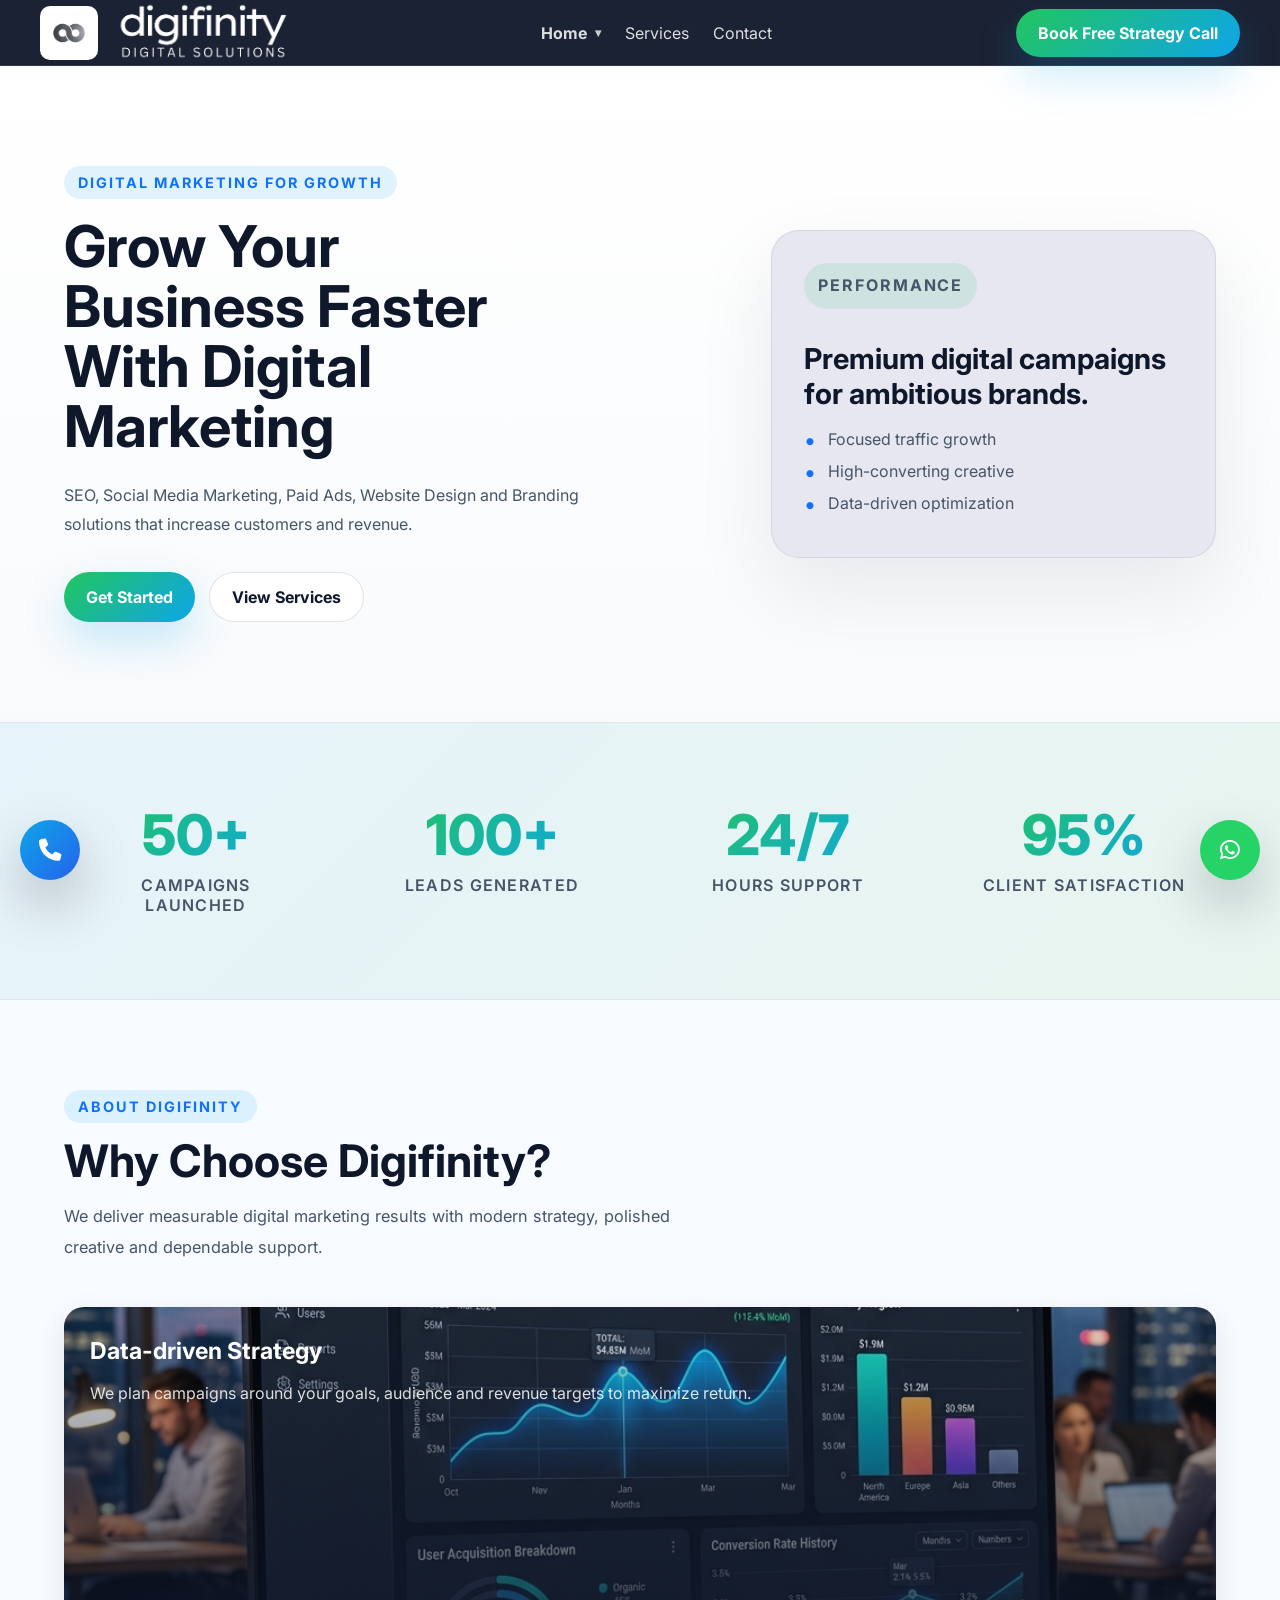
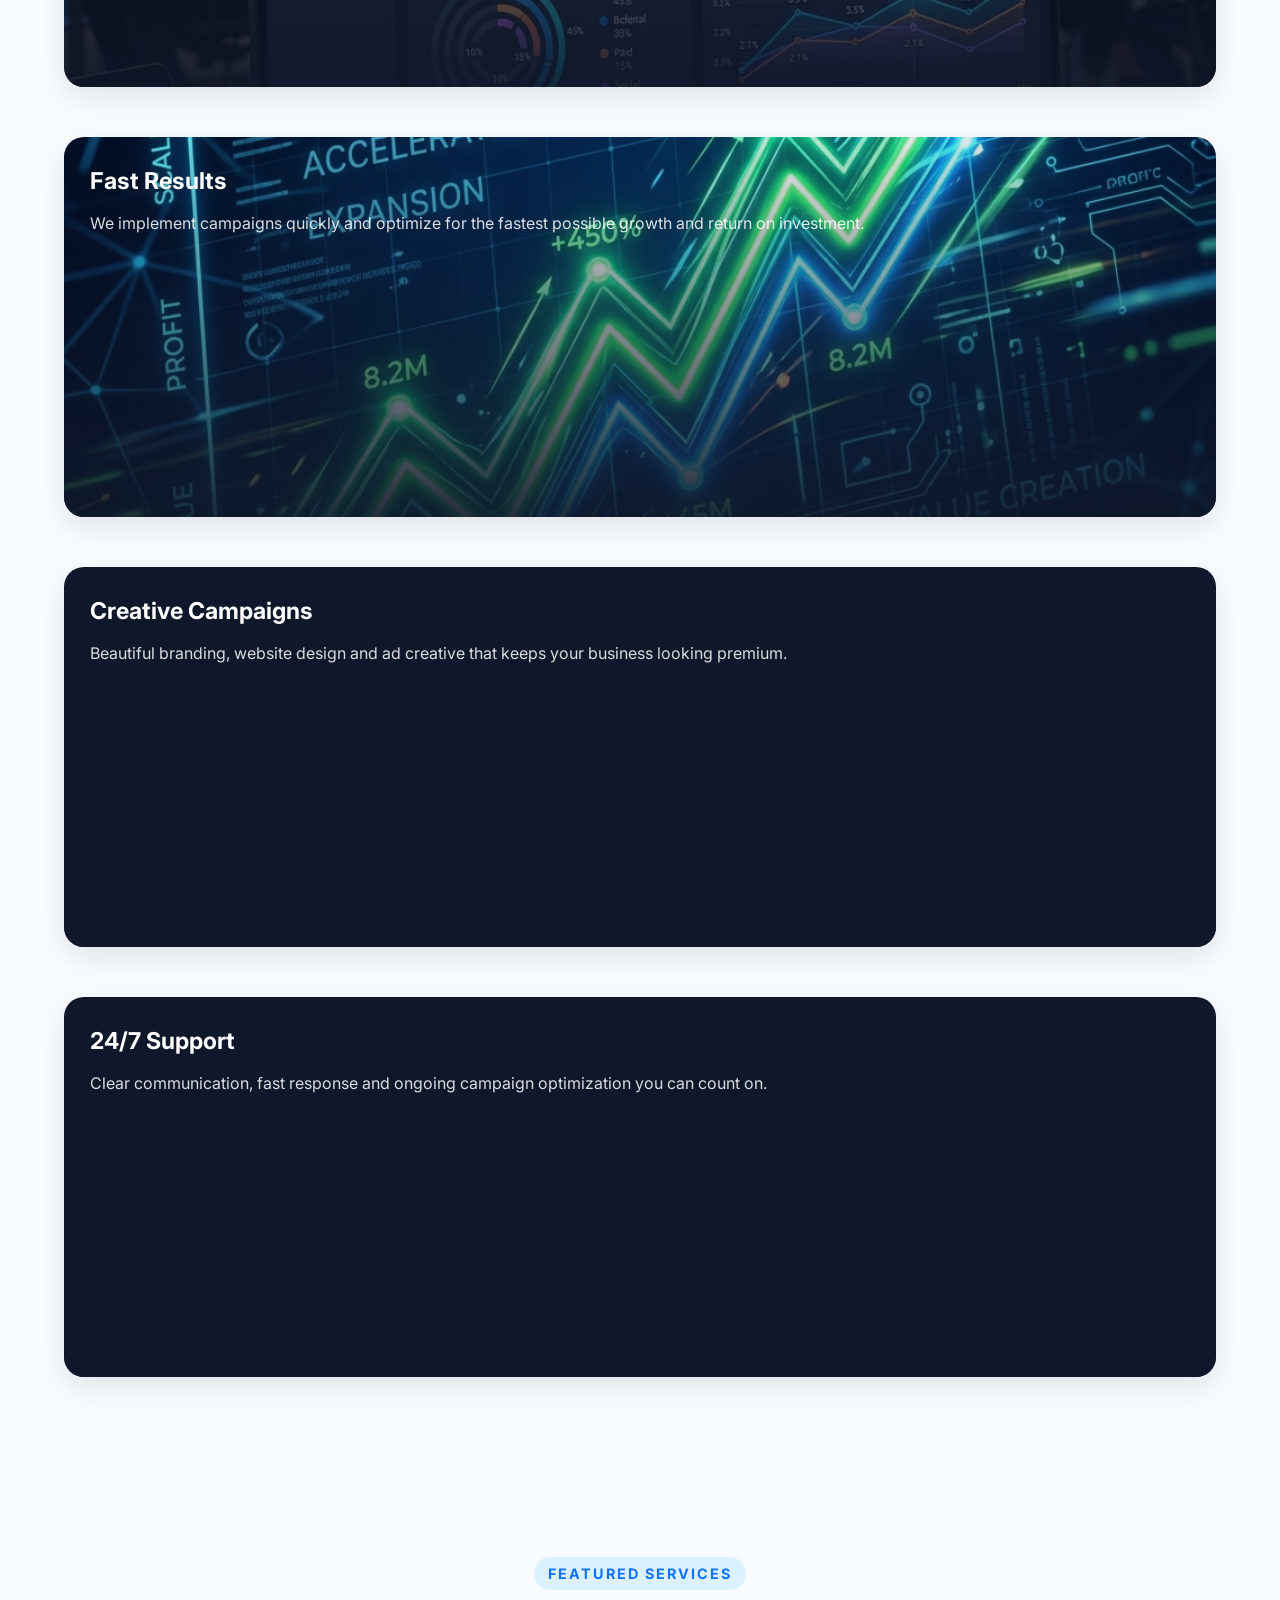
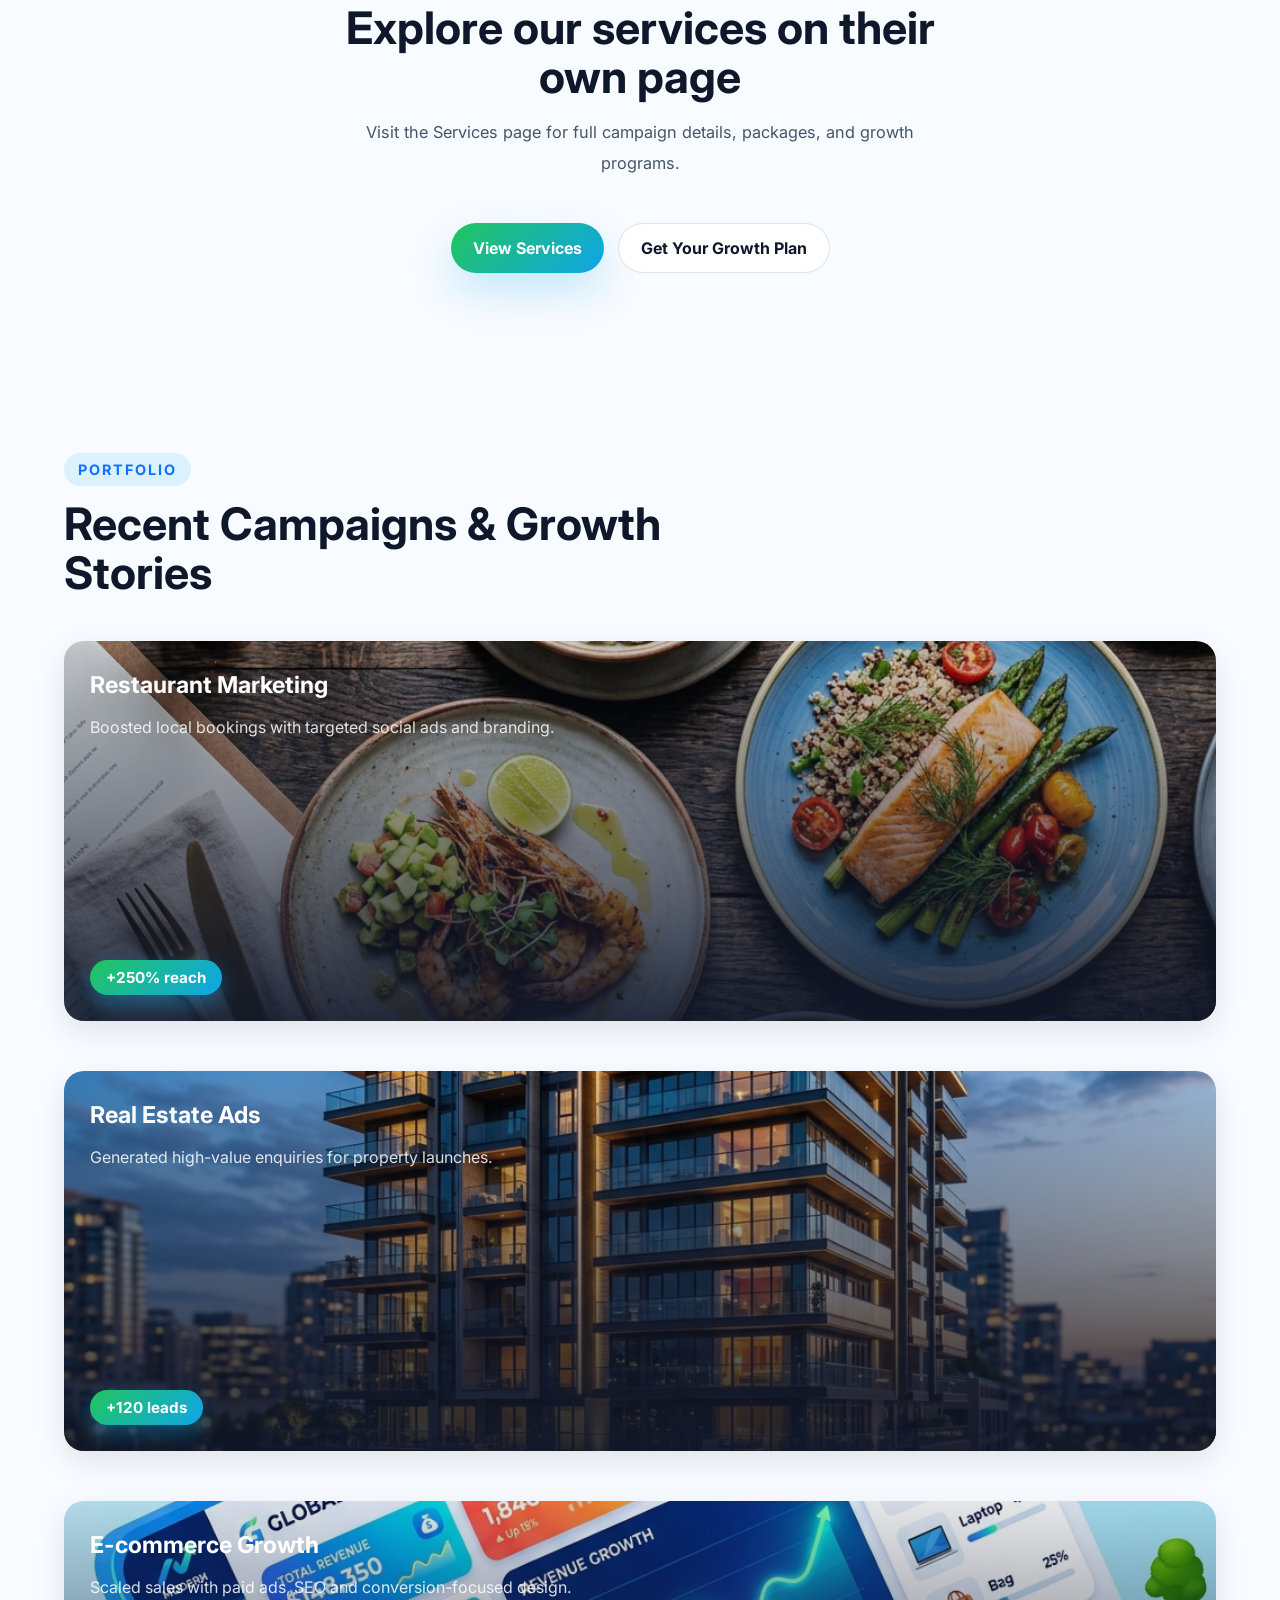
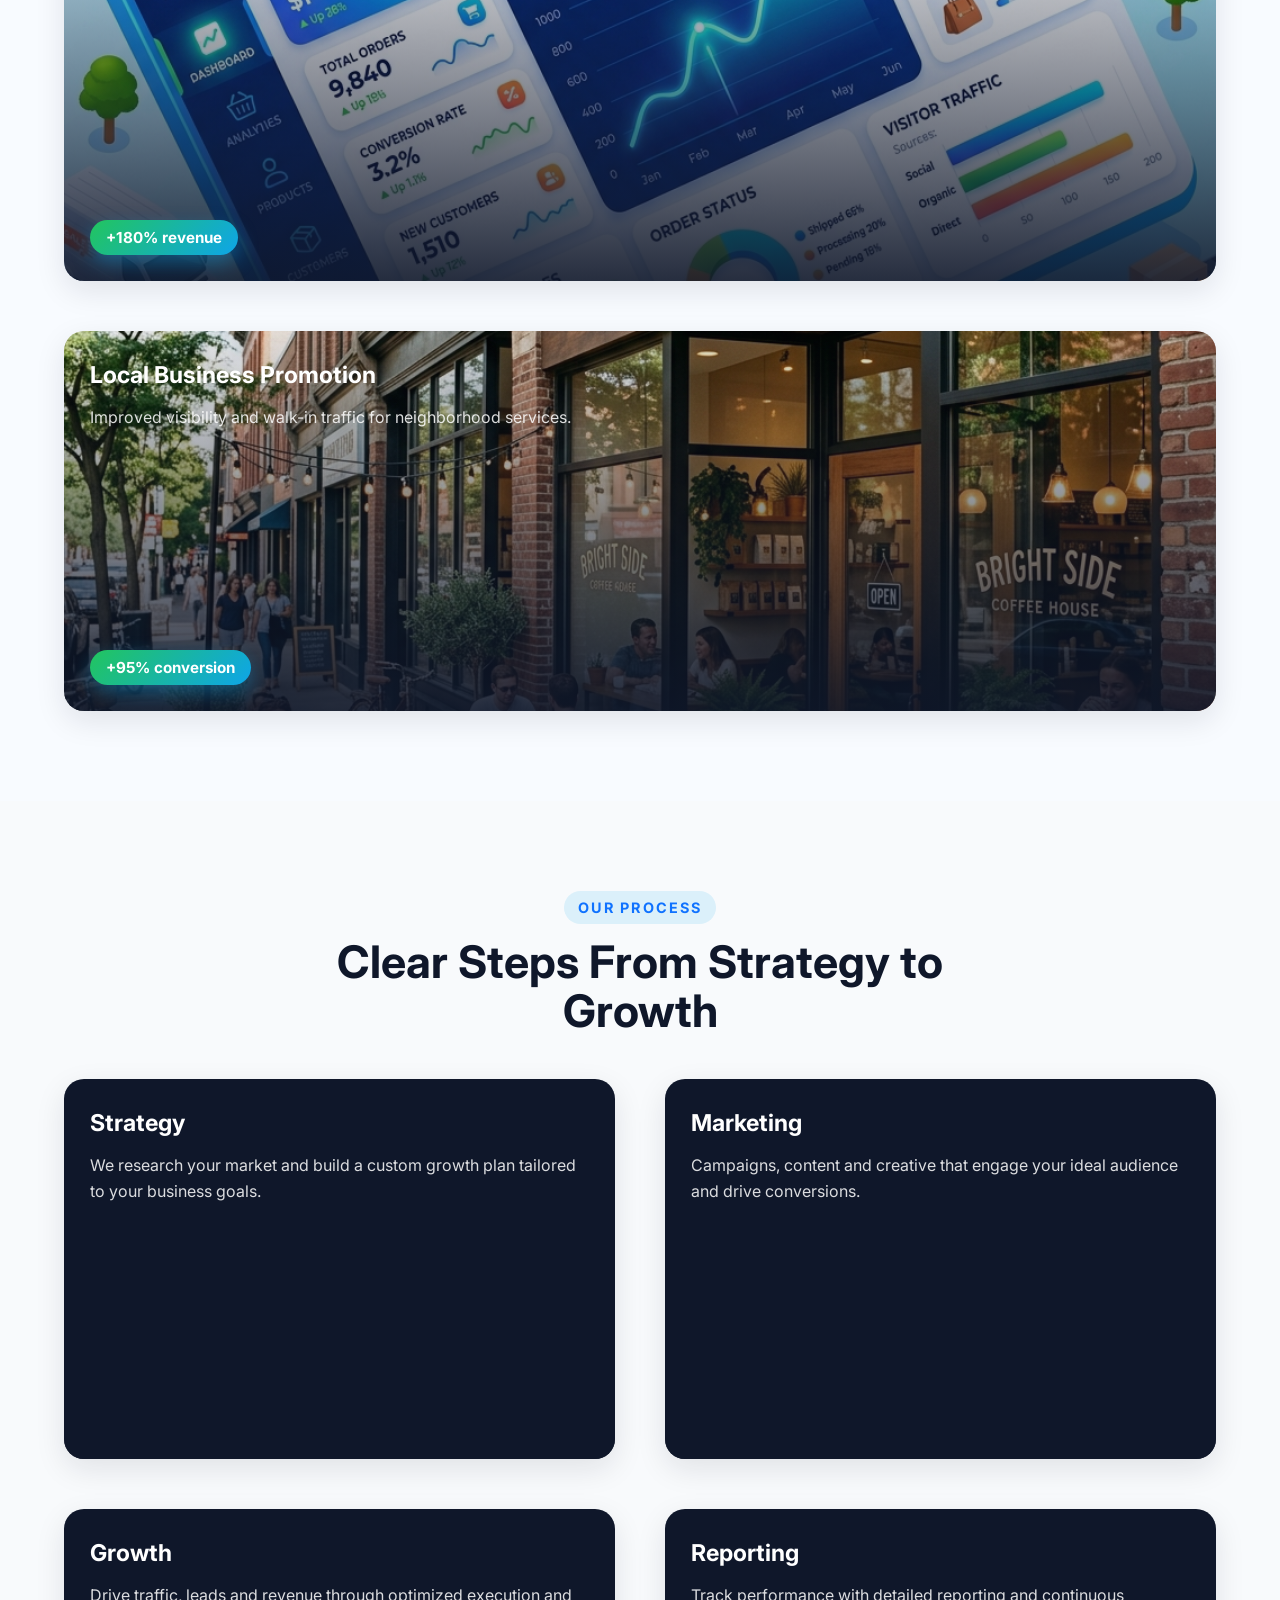
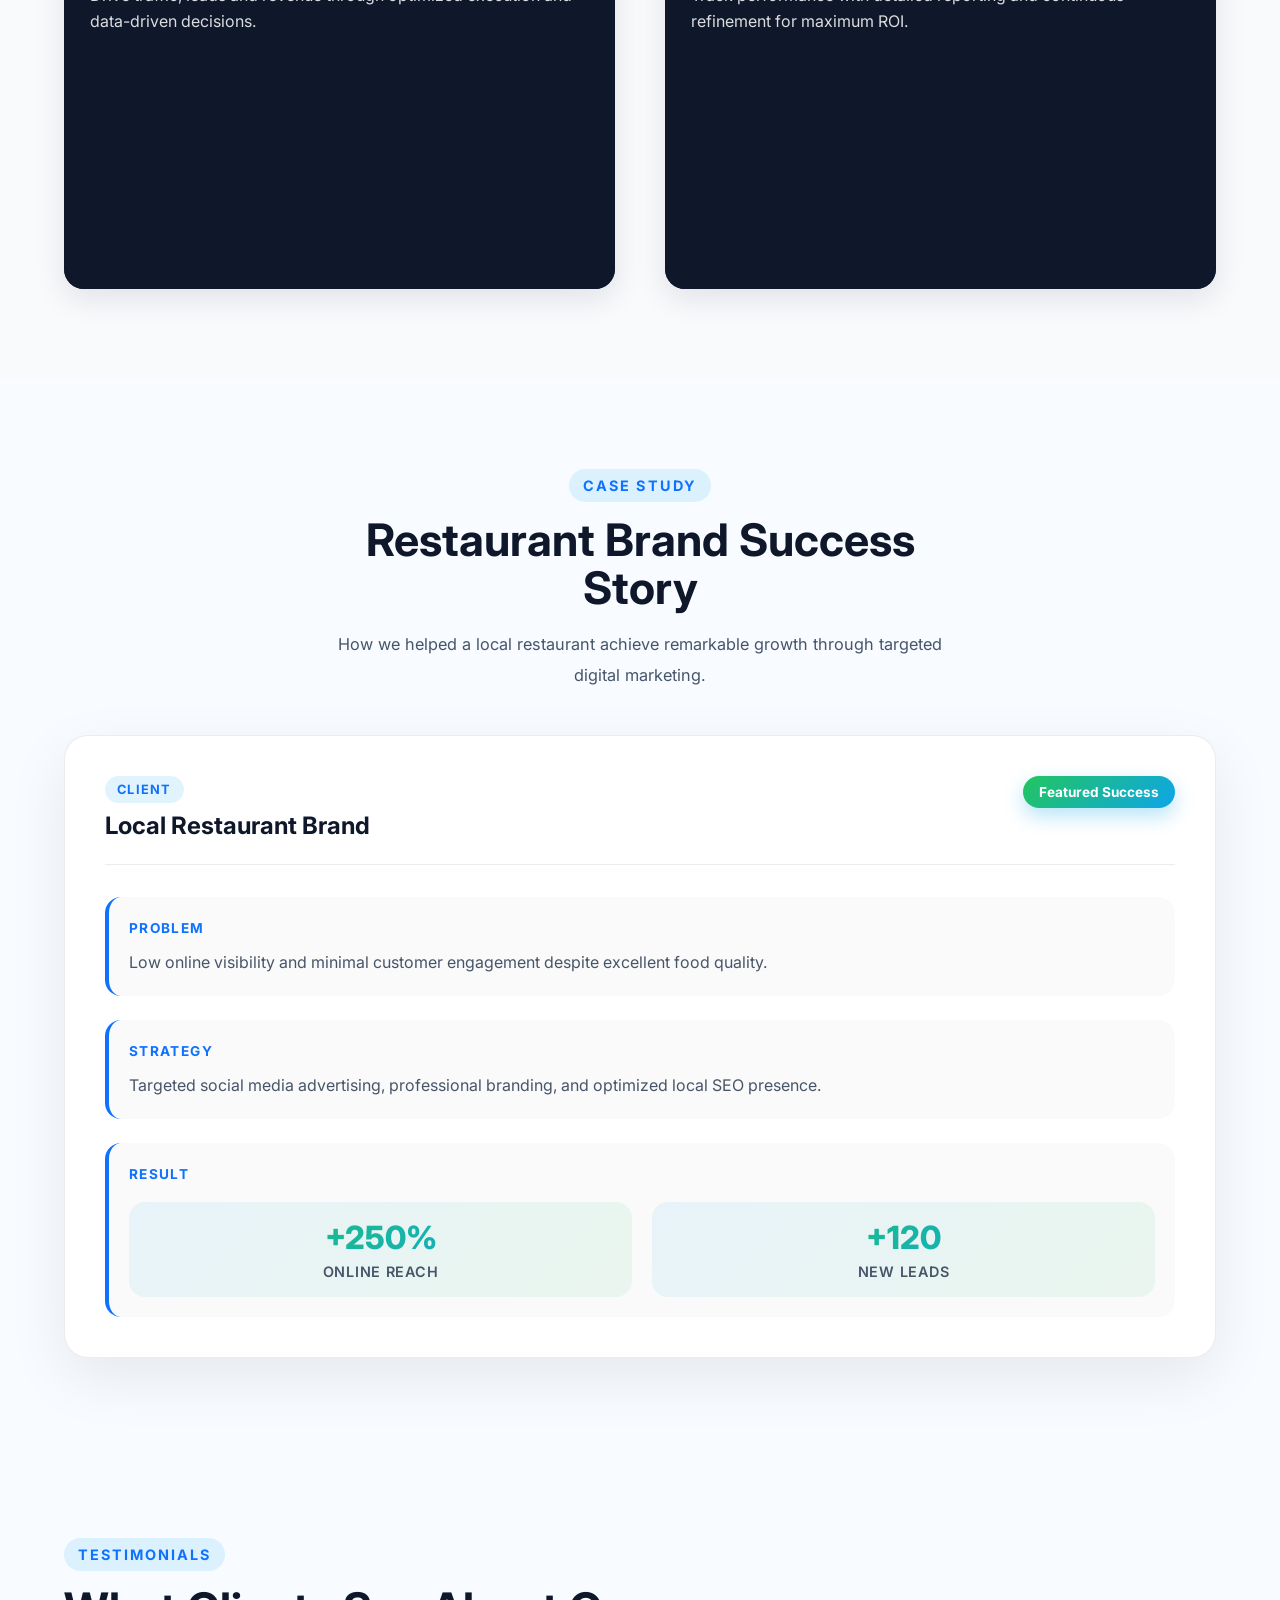
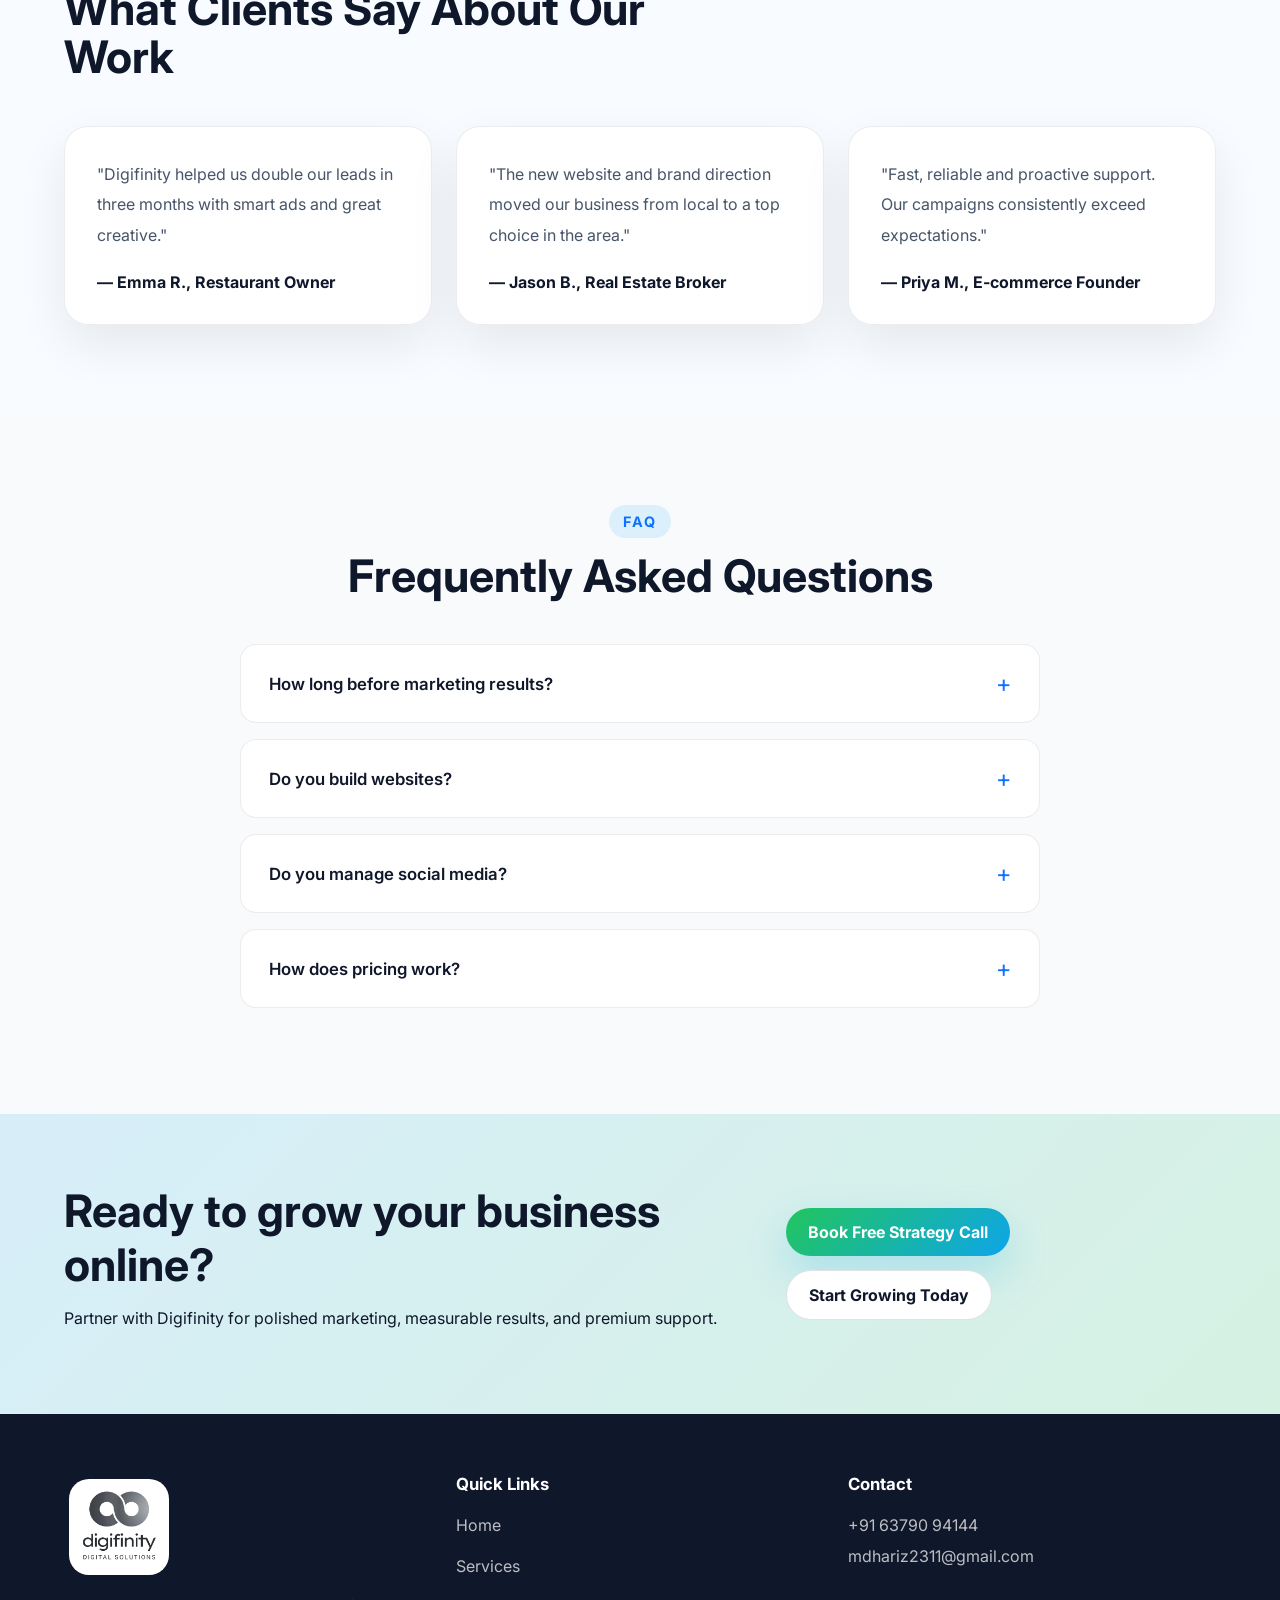
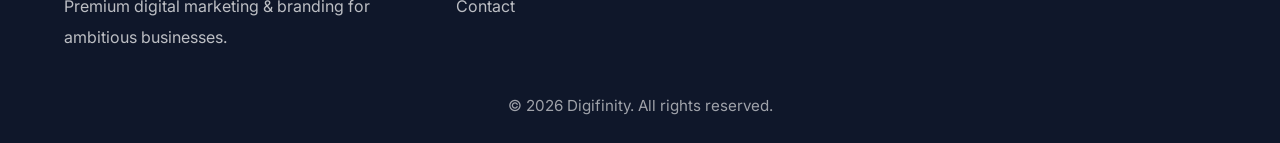
<file: index.html>
﻿<!DOCTYPE html>
<html lang="en">
<head>
    <meta charset="UTF-8" />
    <meta name="viewport" content="width=device-width, initial-scale=1.0" />
    <title>Digifinity | Digital Marketing Agency</title>
    <link rel="icon" type="image/png" href="images/favicon.png">
    <link rel="preconnect" href="https://fonts.googleapis.com">
    <link rel="preconnect" href="https://fonts.gstatic.com" crossorigin>
    <link href="https://fonts.googleapis.com/css2?family=Inter:wght@400;500;600;700;800&display=swap" rel="stylesheet">
        <link rel="stylesheet"
            href="https://cdnjs.cloudflare.com/ajax/libs/font-awesome/6.5.1/css/all.min.css">
    <link rel="stylesheet" href="style.css?v=3">
</head>
<body>
    <header class="nav" id="navbar">
        <div class="container nav-inner">
                <a href="index.html" class="brand">
                <span class="brand-symbol">
                    <img src="images/favicon.png"
                         alt="Digifinity symbol"
                         class="brand-symbol-img">
                </span>
                <img src="images/logo-text-white.png"
                     alt="Digifinity"
                     class="brand-logo">
            </a>
            <nav class="menu" id="menu">
                <div class="menu-item dropdown" id="homeDropdown">
                    <a href="index.html#home" class="dropdown-toggle" aria-expanded="false">Home <span class="caret">▾</span></a>
                    <div class="dropdown-menu">
                        <a href="index.html#about">About</a>
                        <a href="index.html#portfolio">Portfolio</a>
                    </div>
                </div>
                <a href="service.html">Services</a>
                <a href="contact.html">Contact</a>
            </nav>
            <a class="btn btn-primary" href="contact.html">Book Free Strategy Call</a>
            <button id="mobileBtn" class="mobile-btn" aria-label="Toggle menu">&#9776;</button>
        </div>
    </header>

    <main>
        <section id="home" class="hero">
            <div class="container hero-grid">
                <div class="hero-copy">
                    <span class="eyebrow">Digital Marketing for Growth</span>
                    <h1>Grow Your Business Faster With Digital Marketing</h1>
                    <p>SEO, Social Media Marketing, Paid Ads, Website Design and Branding solutions that increase customers and revenue.</p>
                    <div class="hero-actions">
                        <a class="btn btn-primary" href="contact.html">Get Started</a>
                        <a class="btn btn-secondary" href="service.html">View Services</a>
                    </div>
                </div>
                <div class="hero-panel">
                    <div class="panel-card">
                        <p class="panel-label">Performance</p>
                        <h2>Premium digital campaigns for ambitious brands.</h2>
                        <ul class="panel-list">
                            <li>Focused traffic growth</li>
                            <li>High-converting creative</li>
                            <li>Data-driven optimization</li>
                        </ul>
                    </div>
                </div>
            </div>
        </section>

        <section class="stats-section">
            <div class="container">
                <div class="stats-grid">
                    <div class="stat-item">
                        <div class="stat-number" data-target="50">0</div>
                        <div class="stat-label">Campaigns Launched</div>
                    </div>
                    <div class="stat-item">
                        <div class="stat-number" data-target="100">0</div>
                        <div class="stat-label">Leads Generated</div>
                    </div>
                    <div class="stat-item">
                        <div class="stat-number" data-target="24">0</div>
                        <div class="stat-label">Hours Support</div>
                    </div>
                    <div class="stat-item">
                        <div class="stat-number" data-target="95">0</div>
                        <div class="stat-label">Client Satisfaction</div>
                    </div>
                </div>
            </div>
        </section>

        <section id="about" class="section section-soft">
            <div class="container">
                <div class="section-header">
                    <span class="eyebrow">About Digifinity</span>
                    <h2>Why Choose Digifinity?</h2>
                    <p>We deliver measurable digital marketing results with modern strategy, polished creative and dependable support.</p>
                </div>
                <div class="cards stacked-grid">
                    <article class="animated-card card-data-strategy slide-left">
                        <div class="card-content">
                            <h3>Data-driven Strategy</h3>
                            <p>We plan campaigns around your goals, audience and revenue targets to maximize return.</p>
                        </div>
                    </article>
                    <article class="animated-card card-fast-results slide-right">
                        <div class="card-content">
                            <h3>Fast Results</h3>
                            <p>We implement campaigns quickly and optimize for the fastest possible growth and return on investment.</p>
                        </div>
                    </article>
                    <article class="animated-card card-creative-campaigns slide-left">
                        <div class="card-content">
                            <h3>Creative Campaigns</h3>
                            <p>Beautiful branding, website design and ad creative that keeps your business looking premium.</p>
                        </div>
                    </article>
                    <article class="animated-card card-247-support slide-right">
                        <div class="card-content">
                            <h3>24/7 Support</h3>
                            <p>Clear communication, fast response and ongoing campaign optimization you can count on.</p>
                        </div>
                    </article>
                </div>
            </div>
        </section>

        <section class="section section-soft">
            <div class="container">
                <div class="section-header center">
                    <span class="eyebrow">Featured Services</span>
                    <h2>Explore our services on their own page</h2>
                    <p>Visit the Services page for full campaign details, packages, and growth programs.</p>
                </div>
                <div class="cta-actions" style="justify-content:center;">
                    <a class="btn btn-primary" href="service.html">View Services</a>
                    <a class="btn btn-secondary" href="contact.html">Get Your Growth Plan</a>
                </div>
            </div>
        </section>

        <section id="portfolio" class="section section-soft">
            <div class="container">
                <div class="section-header">
                    <span class="eyebrow">Portfolio</span>
                    <h2>Recent Campaigns & Growth Stories</h2>
                </div>
                <div class="cards stacked-grid portfolio-grid">
                    <article class="portfolio-card animated-card card-restaurant slide-left">
                        <div class="portfolio-content">
                            <h3>Restaurant Marketing</h3>
                            <p>Boosted local bookings with targeted social ads and branding.</p>
                            <span class="portfolio-metric">+250% reach</span>
                        </div>
                    </article>
                    <article class="portfolio-card animated-card card-realestate slide-right">
                        <div class="portfolio-content">
                            <h3>Real Estate Ads</h3>
                            <p>Generated high-value enquiries for property launches.</p>
                            <span class="portfolio-metric">+120 leads</span>
                        </div>
                    </article>
                    <article class="portfolio-card animated-card card-ecommerce slide-left">
                        <div class="portfolio-content">
                            <h3>E-commerce Growth</h3>
                            <p>Scaled sales with paid ads, SEO and conversion-focused design.</p>
                            <span class="portfolio-metric">+180% revenue</span>
                        </div>
                    </article>
                    <article class="portfolio-card animated-card card-localbiz slide-right">
                        <div class="portfolio-content">
                            <h3>Local Business Promotion</h3>
                            <p>Improved visibility and walk-in traffic for neighborhood services.</p>
                            <span class="portfolio-metric">+95% conversion</span>
                        </div>
                    </article>
                </div>
            </div>
        </section>

        <section class="section">
            <div class="container">
                <div class="section-header center">
                    <span class="eyebrow">Our Process</span>
                    <h2>Clear Steps From Strategy to Growth</h2>
                </div>
                <div class="cards grid-2-animated">
                    <article class="animated-card card-process-1 slide-left">
                        <div class="card-content">
                            <h3>Strategy</h3>
                            <p>We research your market and build a custom growth plan tailored to your business goals.</p>
                        </div>
                    </article>
                    <article class="animated-card card-process-2 slide-right">
                        <div class="card-content">
                            <h3>Marketing</h3>
                            <p>Campaigns, content and creative that engage your ideal audience and drive conversions.</p>
                        </div>
                    </article>
                    <article class="animated-card card-process-3 slide-left">
                        <div class="card-content">
                            <h3>Growth</h3>
                            <p>Drive traffic, leads and revenue through optimized execution and data-driven decisions.</p>
                        </div>
                    </article>
                    <article class="animated-card card-process-4 slide-right">
                        <div class="card-content">
                            <h3>Reporting</h3>
                            <p>Track performance with detailed reporting and continuous refinement for maximum ROI.</p>
                        </div>
                    </article>
                </div>
            </div>
        </section>

        <section class="section section-soft">
            <div class="container">
                <div class="section-header center">
                    <span class="eyebrow">Case Study</span>
                    <h2>Restaurant Brand Success Story</h2>
                    <p>How we helped a local restaurant achieve remarkable growth through targeted digital marketing.</p>
                </div>
                <div class="case-study-card">
                    <div class="case-study-header">
                        <div class="case-study-client">
                            <span class="case-label">Client</span>
                            <h3>Local Restaurant Brand</h3>
                        </div>
                        <div class="case-study-badge">Featured Success</div>
                    </div>
                    <div class="case-study-body">
                        <div class="case-study-section">
                            <span class="case-section-label">Problem</span>
                            <p>Low online visibility and minimal customer engagement despite excellent food quality.</p>
                        </div>
                        <div class="case-study-section">
                            <span class="case-section-label">Strategy</span>
                            <p>Targeted social media advertising, professional branding, and optimized local SEO presence.</p>
                        </div>
                        <div class="case-study-section">
                            <span class="case-section-label">Result</span>
                            <div class="case-metrics">
                                <div class="case-metric">
                                    <span class="metric-value">+250%</span>
                                    <span class="metric-label">Online Reach</span>
                                </div>
                                <div class="case-metric">
                                    <span class="metric-value">+120</span>
                                    <span class="metric-label">New Leads</span>
                                </div>
                            </div>
                        </div>
                    </div>
                </div>
            </div>
        </section>

        <section class="section section-soft testimonials-section">
            <div class="container">
                <div class="section-header">
                    <span class="eyebrow">Testimonials</span>
                    <h2>What Clients Say About Our Work</h2>
                </div>
                <div class="cards grid-3">
                    <article class="testimonial-card">
                        <p>"Digifinity helped us double our leads in three months with smart ads and great creative."</p>
                        <strong>— Emma R., Restaurant Owner</strong>
                    </article>
                    <article class="testimonial-card">
                        <p>"The new website and brand direction moved our business from local to a top choice in the area."</p>
                        <strong>— Jason B., Real Estate Broker</strong>
                    </article>
                    <article class="testimonial-card">
                        <p>"Fast, reliable and proactive support. Our campaigns consistently exceed expectations."</p>
                        <strong>— Priya M., E-commerce Founder</strong>
                    </article>
                </div>
            </div>
        </section>

        <section class="section">
            <div class="container">
                <div class="section-header center">
                    <span class="eyebrow">FAQ</span>
                    <h2>Frequently Asked Questions</h2>
                </div>
                <div class="faq-container">
                    <div class="faq-item">
                        <button class="faq-question">
                            <span>How long before marketing results?</span>
                            <span class="faq-icon">+</span>
                        </button>
                        <div class="faq-answer">
                            <p>Most clients see initial results within 4-6 weeks, with significant growth typically occurring within 3 months. We optimize continuously to accelerate your results.</p>
                        </div>
                    </div>
                    <div class="faq-item">
                        <button class="faq-question">
                            <span>Do you build websites?</span>
                            <span class="faq-icon">+</span>
                        </button>
                        <div class="faq-answer">
                            <p>Yes, we design and build conversion-focused websites that look premium and perform fast. Our sites are optimized for SEO, mobile responsiveness, and user experience.</p>
                        </div>
                    </div>
                    <div class="faq-item">
                        <button class="faq-question">
                            <span>Do you manage social media?</span>
                            <span class="faq-icon">+</span>
                        </button>
                        <div class="faq-answer">
                            <p>Absolutely. We handle social media strategy, content creation, paid advertising, and community management across platforms like Facebook, Instagram, and TikTok.</p>
                        </div>
                    </div>
                    <div class="faq-item">
                        <button class="faq-question">
                            <span>How does pricing work?</span>
                            <span class="faq-icon">+</span>
                        </button>
                        <div class="faq-answer">
                            <p>We offer flexible pricing based on your specific needs and goals. Packages start from affordable monthly retainers for ongoing management to project-based pricing for campaigns.</p>
                        </div>
                    </div>
                </div>
            </div>
        </section>

        <section class="cta-banner">
            <div class="container cta-inner">
                <div>
                    <h2>Ready to grow your business online?</h2>
                    <p>Partner with Digifinity for polished marketing, measurable results, and premium support.</p>
                </div>
                <div class="cta-actions">
                    <a class="btn btn-primary" href="contact.html">Book Free Strategy Call</a>
                    <a class="btn btn-secondary" href="contact.html">Start Growing Today</a>
                </div>
            </div>
        </section>

    </main>

    <footer class="footer">
        <div class="container footer-inner">
            <div class="footer-col">
                <img src="images/full-logo.png"
                     class="footer-logo"
                     alt="Digifinity">
                <p>Premium digital marketing &amp; branding for ambitious businesses.</p>
            </div>
            <div class="footer-col">
                <h4>Quick Links</h4>
                <nav class="footer-nav">
                    <a href="#home">Home</a>
                    <a href="service.html">Services</a>
                    <a href="contact.html">Contact</a>
                </nav>
            </div>
            <div class="footer-col">
                <h4>Contact</h4>
                <p>+91 63790 94144<br>mdhariz2311@gmail.com</p>
                <!-- Social Links -->
                <!--<div class="social-links">
                    <a href="https://instagram.com" target="_blank" rel="noreferrer">Instagram</a>
                    <a href="https://wa.me/916379094144" target="_blank" rel="noreferrer">WhatsApp</a>
                </div>-->
            </div>
        </div>
        <div class="copyright">&copy; 2026 Digifinity. All rights reserved.</div>
    </footer>

    <link rel="stylesheet"
href="https://cdnjs.cloudflare.com/ajax/libs/font-awesome/6.5.1/css/all.min.css">

<a class="floating floating-left"
href="tel:+916379094144"
aria-label="Call">

<i class="fa-solid fa-phone"></i>

</a>

<a class="floating floating-right"
href="https://wa.me/916379094144"
target="_blank"
rel="noreferrer"
aria-label="WhatsApp">

<i class="fa-brands fa-whatsapp"></i>

</a>
    <script src="script.js"></script>
</body>
</html>
</file>
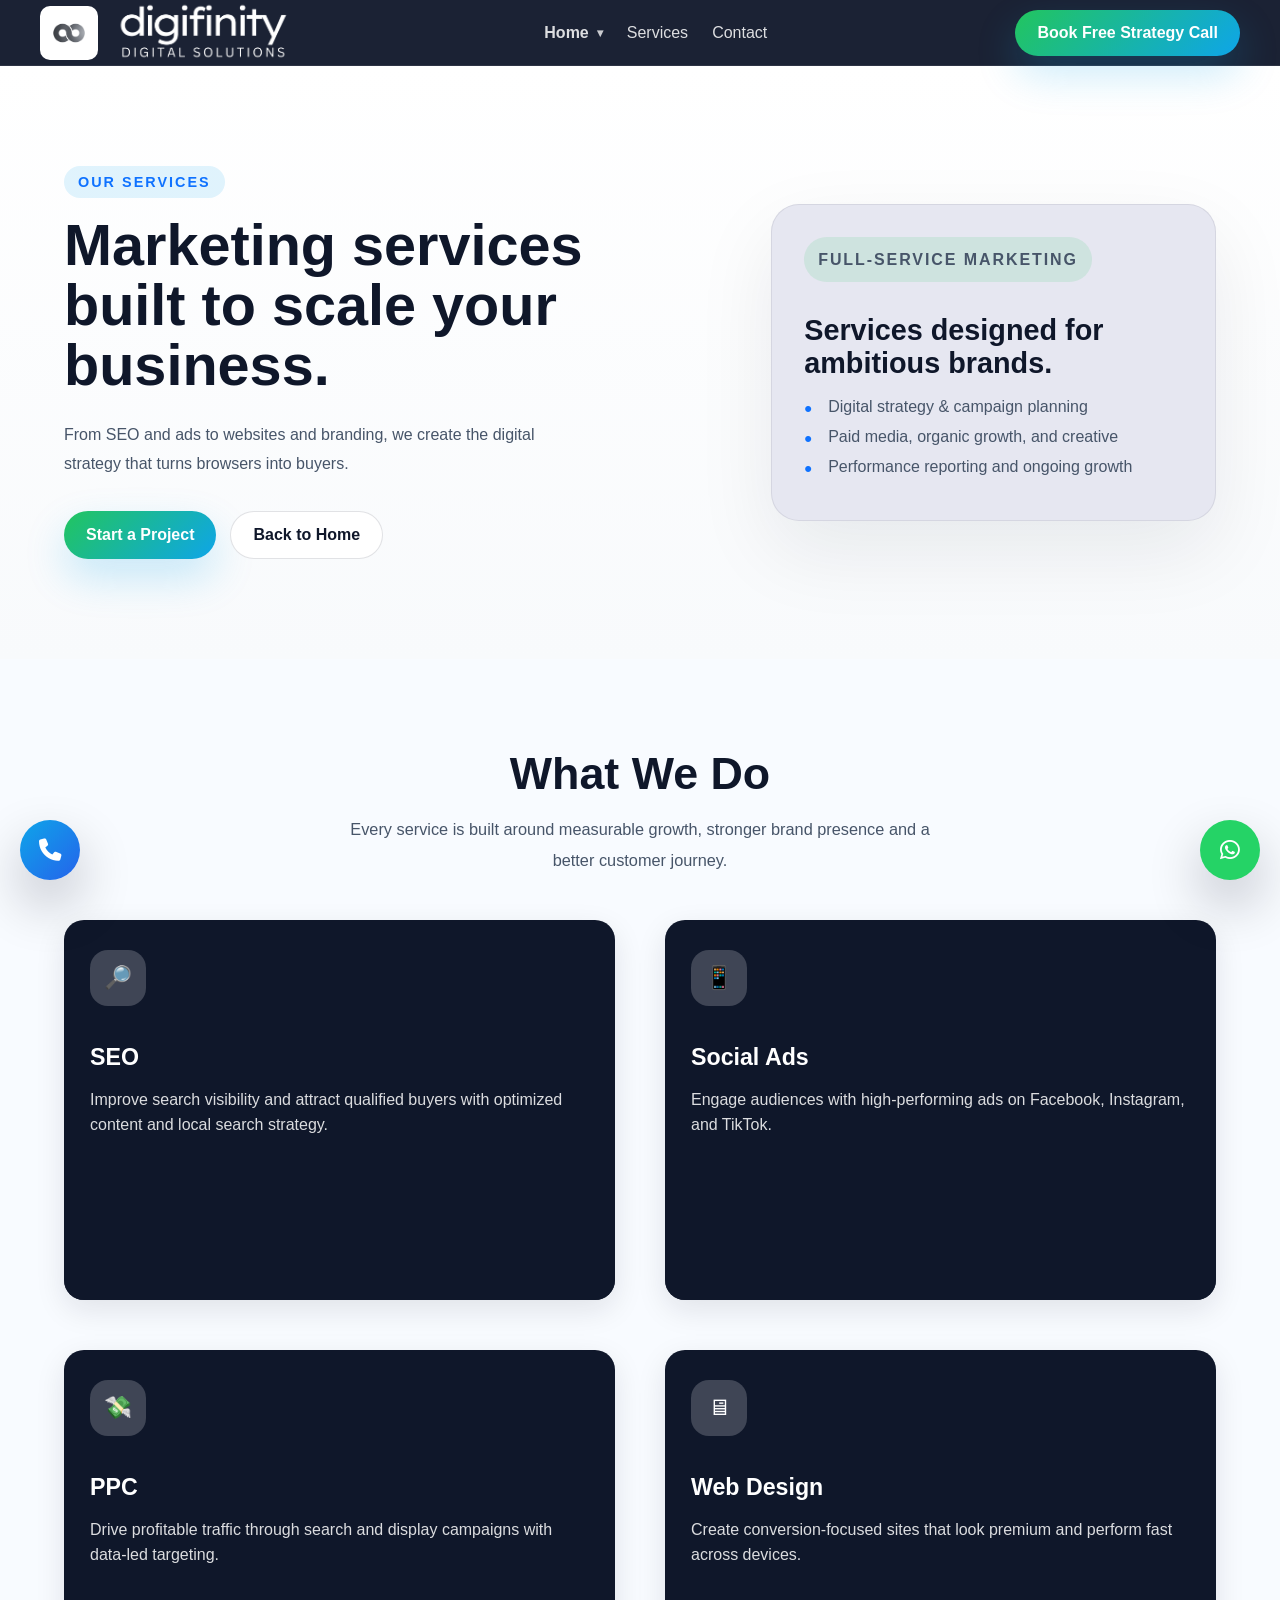
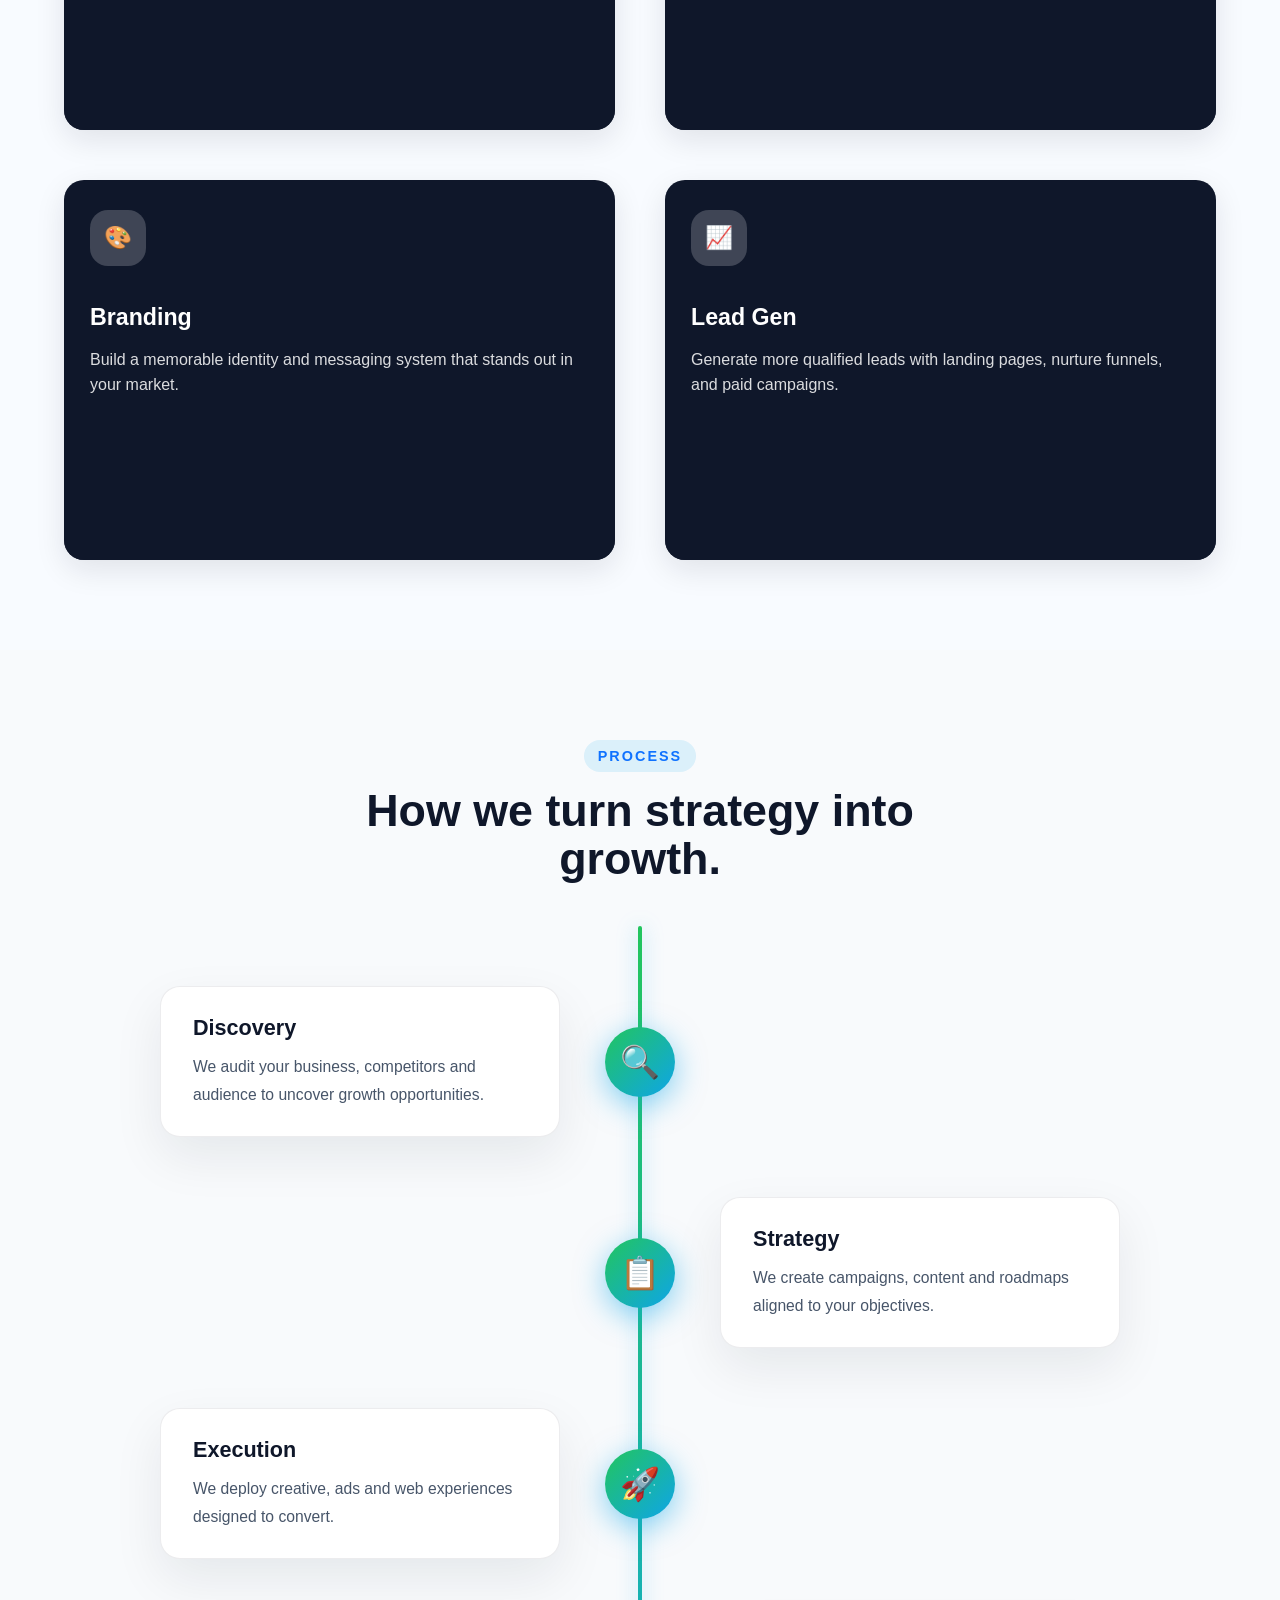
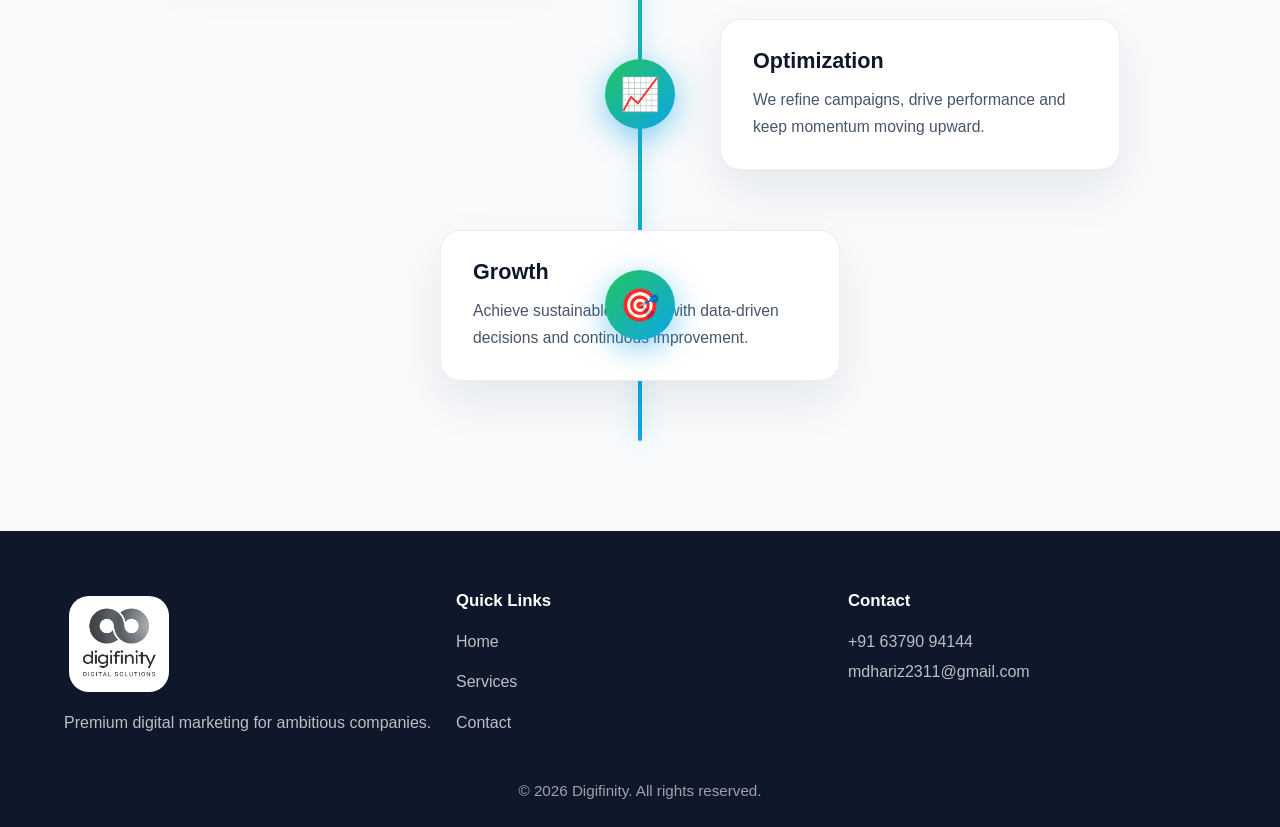
<file: service.html>
﻿<!DOCTYPE html>
<html lang="en">
<head>
    <meta charset="UTF-8" />
    <meta name="viewport" content="width=device-width, initial-scale=1.0" />
    <title>Services | Digifinity</title>
    <link rel="icon" type="image/png" href="images/favicon.png">
    <link rel="stylesheet" href="style.css?v=3">
    <link rel="stylesheet"
          href="https://cdnjs.cloudflare.com/ajax/libs/font-awesome/6.5.1/css/all.min.css">
</head>
<body>
    <header class="nav" id="navbar">
        <div class="container nav-inner">
                <a href="index.html" class="brand">
                <span class="brand-symbol">
                    <img src="images/favicon.png"
                         alt="Digifinity symbol"
                         class="brand-symbol-img">
                </span>
                <img src="images/logo-text-white.png"
                     alt="Digifinity"
                     class="brand-logo">
            </a>
            <nav class="menu" id="menu">
                <div class="menu-item dropdown" id="homeDropdown">
                    <a href="index.html#home" class="dropdown-toggle" aria-expanded="false">Home <span class="caret">▾</span></a>
                    <div class="dropdown-menu">
                        <a href="index.html#about">About</a>
                        <a href="index.html#portfolio">Portfolio</a>
                    </div>
                </div>
                <a href="service.html">Services</a>
                <a href="contact.html">Contact</a>
            </nav>
            <a class="btn btn-primary" href="contact.html">Book Free Strategy Call</a>
            <button id="mobileBtn" class="mobile-btn" aria-label="Toggle menu">&#9776;</button>
        </div>
    </header>

    <main>
        <section class="hero">
            <div class="container hero-grid">
                <div class="hero-copy">
                    <span class="eyebrow">Our Services</span>
                    <h1 class="hero-title">Marketing services built to scale your business.</h1>
                    <p class="hero-sub">From SEO and ads to websites and branding, we create the digital strategy that turns browsers into buyers.</p>
                    <div class="hero-actions hero-ctas">
                        <a class="btn btn-primary" href="contact.html">Start a Project</a>
                        <a class="btn btn-secondary" href="index.html">Back to Home</a>
                    </div>
                </div>
                <div class="hero-panel">
                    <div class="panel-card">
                        <p class="panel-label">Full-service Marketing</p>
                        <h2>Services designed for ambitious brands.</h2>
                        <ul class="panel-list">
                            <li>Digital strategy & campaign planning</li>
                            <li>Paid media, organic growth, and creative</li>
                            <li>Performance reporting and ongoing growth</li>
                        </ul>
                    </div>
                </div>
            </div>
        </section>

        <section class="section section-soft">
            <div class="container">
                <div class="section-header center">
                    <h2>What We Do</h2>
                    <p>Every service is built around measurable growth, stronger brand presence and a better customer journey.</p>
                </div>
                <div class="cards grid-2-animated">
                    <article class="animated-card card-seo slide-left">
                        <div class="card-content">
                            <div class="card-icon gradient-icon" style="color:white; background:rgba(255,255,255,0.2);">&#x1F50E;</div>
                            <h3>SEO</h3>
                            <p>Improve search visibility and attract qualified buyers with optimized content and local search strategy.</p>
                        </div>
                    </article>
                    <article class="animated-card card-social-ads slide-right">
                        <div class="card-content">
                            <div class="card-icon gradient-icon" style="color:white; background:rgba(255,255,255,0.2);">&#x1F4F1;</div>
                            <h3>Social Ads</h3>
                            <p>Engage audiences with high-performing ads on Facebook, Instagram, and TikTok.</p>
                        </div>
                    </article>
                    <article class="animated-card card-ppc slide-left">
                        <div class="card-content">
                            <div class="card-icon gradient-icon" style="color:white; background:rgba(255,255,255,0.2);">&#x1F4B8;</div>
                            <h3>PPC</h3>
                            <p>Drive profitable traffic through search and display campaigns with data-led targeting.</p>
                        </div>
                    </article>
                    <article class="animated-card card-web-design slide-right">
                        <div class="card-content">
                            <div class="card-icon gradient-icon" style="color:white; background:rgba(255,255,255,0.2);">&#x1F5A5;</div>
                            <h3>Web Design</h3>
                            <p>Create conversion-focused sites that look premium and perform fast across devices.</p>
                        </div>
                    </article>
                    <article class="animated-card card-branding slide-left">
                        <div class="card-content">
                            <div class="card-icon gradient-icon" style="color:white; background:rgba(255,255,255,0.2);">&#x1F3A8;</div>
                            <h3>Branding</h3>
                            <p>Build a memorable identity and messaging system that stands out in your market.</p>
                        </div>
                    </article>
                    <article class="animated-card card-lead-gen slide-right">
                        <div class="card-content">
                            <div class="card-icon gradient-icon" style="color:white; background:rgba(255,255,255,0.2);">&#x1F4C8;</div>
                            <h3>Lead Gen</h3>
                            <p>Generate more qualified leads with landing pages, nurture funnels, and paid campaigns.</p>
                        </div>
                    </article>
                </div>
            </div>
        </section>

        <section class="section">
            <div class="container">
                <div class="section-header center">
                    <span class="eyebrow">Process</span>
                    <h2>How we turn strategy into growth.</h2>
                </div>
                <div class="roadmap-container">
                    <div class="roadmap-line"></div>
                    <div class="roadmap-node roadmap-left fade-up">
                        <div class="roadmap-icon">🔍</div>
                        <div class="roadmap-content">
                            <h3>Discovery</h3>
                            <p>We audit your business, competitors and audience to uncover growth opportunities.</p>
                        </div>
                    </div>
                    <div class="roadmap-node roadmap-right fade-up">
                        <div class="roadmap-icon">📋</div>
                        <div class="roadmap-content">
                            <h3>Strategy</h3>
                            <p>We create campaigns, content and roadmaps aligned to your objectives.</p>
                        </div>
                    </div>
                    <div class="roadmap-node roadmap-left fade-up">
                        <div class="roadmap-icon">🚀</div>
                        <div class="roadmap-content">
                            <h3>Execution</h3>
                            <p>We deploy creative, ads and web experiences designed to convert.</p>
                        </div>
                    </div>
                    <div class="roadmap-node roadmap-right fade-up">
                        <div class="roadmap-icon">📈</div>
                        <div class="roadmap-content">
                            <h3>Optimization</h3>
                            <p>We refine campaigns, drive performance and keep momentum moving upward.</p>
                        </div>
                    </div>
                    <div class="roadmap-node roadmap-center fade-up">
                        <div class="roadmap-icon">🎯</div>
                        <div class="roadmap-content">
                            <h3>Growth</h3>
                            <p>Achieve sustainable growth with data-driven decisions and continuous improvement.</p>
                        </div>
                    </div>
                </div>
            </div>
        </section>
    </main>

    <footer class="footer">
        <div class="container footer-inner">
            <div class="footer-col">
                <img src="images/full-logo.png"
                     class="footer-logo"
                     alt="Digifinity">
                <p>Premium digital marketing for ambitious companies.</p>
            </div>
            <div class="footer-col">
                <h4>Quick Links</h4>
                <nav class="footer-nav">
                    <a href="index.html">Home</a>
                    <a href="service.html">Services</a>
                    <a href="contact.html">Contact</a>
                </nav>
            </div>
            <div class="footer-col">
                <h4>Contact</h4>
                <p>+91 63790 94144<br>mdhariz2311@gmail.com</p>
            </div>
        </div>
        <div class="copyright">&copy; 2026 Digifinity. All rights reserved.</div>
    </footer>
    
    <link rel="stylesheet"
href="https://cdnjs.cloudflare.com/ajax/libs/font-awesome/6.5.1/css/all.min.css">

<a class="floating floating-left"
href="tel:+916379094144"
aria-label="Call">

<i class="fa-solid fa-phone"></i>

</a>

<a class="floating floating-right"
href="https://wa.me/916379094144"
target="_blank"
rel="noreferrer"
aria-label="WhatsApp">

<i class="fa-brands fa-whatsapp"></i>

</a>

    <script src="script.js"></script>
</body>
</html>
</file>
<file: style.css>
﻿:root {
  --white: #ffffff;
  --nav: #0f172a;
  --text: #0f172a;
  --muted: #475569;
  --surface: #f8fafc;
  --border: #e2e8f0;
  --accent-start: #22c55e;
  --accent-end: #0ea5e9;
  --accent: #0f72ff;
}

* {
  box-sizing: border-box;
}

html {
  scroll-behavior: smooth;
  overflow-x: hidden;
}

body {
  margin: 0;
  font-family: 'Inter', sans-serif;
  background: var(--surface);
  color: var(--text);
  overflow-x: hidden;
  position: relative;
}

img {
  max-width: 100%;
  display: block;
}

a {
  color: inherit;
  text-decoration: none;
}

button {
  font-family: inherit;
}

.container {
  max-width: 1200px;
  margin: 0 auto;
  padding: 0 24px;
}

.nav {
  position: sticky;
  top: 0;
  width: 100%;
  background: rgba(15, 23, 42, 0.95);
  backdrop-filter: blur(20px);
  -webkit-backdrop-filter: blur(20px);
  border-bottom: 1px solid rgba(255, 255, 255, 0.08);
  z-index: 90;
}

.nav-inner {
  display: flex;
  align-items: center;
  justify-content: space-between;
  gap: 18px;
  padding: 0px 0;
}

.brand {
  font-size: 1.1rem;
  font-weight: 800;
  color: #fff;
  letter-spacing: .02em;
}

.menu {
  display: flex;
  gap: 24px;
  align-items: center;
}

.menu a {
  color: rgba(255, 255, 255, 0.85);
  transition: color .2s ease;
}

.menu a:hover {
  color: #fff;
}

/* Dropdown (Home) - appears directly below Home with smooth fade */
.menu .menu-item {
  position: relative;
  display: flex;
  align-items: center;
}

.dropdown-toggle {
  color: rgba(255, 255, 255, 0.85);
  font-weight: 700;
  display: inline-flex;
  align-items: center;
  gap: 8px;
}

.dropdown-toggle .caret {
  font-size: 0.78rem;
  opacity: 0.9
}

.dropdown-menu {
  position: absolute;
  top: calc(100% + 8px);
  left: 0;
  min-width: 160px;
  background: rgba(15, 23, 42, 0.96);
  border-radius: 10px;
  padding: 8px 6px;
  box-shadow: 0 18px 40px rgba(2, 6, 23, 0.6);
  opacity: 0;
  visibility: hidden;
  transform: translateY(-6px);
  transition: opacity .22s ease, transform .22s ease, visibility .22s;
  z-index: 200;
  display: flex;
  flex-direction: column;
  gap: 6px
}

.dropdown-menu a {
  color: rgba(255, 255, 255, 0.95);
  padding: 10px 14px;
  border-radius: 8px;
  font-weight: 600
}

.dropdown-menu a:hover {
  background: rgba(255, 255, 255, 0.03)
}

/* show on hover (desktop) */
.menu .dropdown:hover .dropdown-menu {
  opacity: 1;
  visibility: visible;
  transform: translateY(0)
}

.nav-actions {
  display: flex;
  align-items: center;
  gap: 16px;
}

.btn {
  display: inline-flex;
  align-items: center;
  justify-content: center;
  padding: 14px 22px;
  border-radius: 999px;
  font-weight: 700;
  transition: transform .25s ease, box-shadow .25s ease, opacity .25s ease;
}

.btn:hover {
  transform: translateY(-1px) scale(1.02);
}

.btn-primary {
  background: linear-gradient(135deg, var(--accent-start), var(--accent-end));
  color: #fff;
  box-shadow: 0 18px 42px rgba(14, 165, 233, 0.22);
}

.btn-secondary {
  background: #fff;
  color: var(--nav);
  border: 1px solid rgba(15, 23, 42, .12);
}

.mobile-btn {
  display: none;
  background: none;
  border: none;
  color: #fff;
  font-size: 24px;
  cursor: pointer;
}

.hero {
  background: linear-gradient(180deg, rgba(255, 255, 255, 1), rgba(248, 250, 252, 1));
  padding: 100px 0;
}

.stats-section {
  background: linear-gradient(135deg, rgba(14, 165, 233, 0.08), rgba(34, 197, 94, 0.08));
  padding: 60px 0;
  border-top: 1px solid rgba(15, 23, 42, 0.05);
  border-bottom: 1px solid rgba(15, 23, 42, 0.05);
}

.stats-grid {
  display: grid;
  grid-template-columns: repeat(4, minmax(0, 1fr));
  gap: 32px;
  text-align: center;
}

.stat-item {
  padding: 24px;
}

.stat-number {
  font-size: 3.5rem;
  font-weight: 800;
  color: var(--accent);
  line-height: 1;
  margin-bottom: 12px;
  background: linear-gradient(135deg, var(--accent-start), var(--accent-end));
  -webkit-background-clip: text;
  -webkit-text-fill-color: transparent;
  background-clip: text;
}

.stat-label {
  font-size: 1rem;
  font-weight: 600;
  color: var(--muted);
  text-transform: uppercase;
  letter-spacing: 0.08em;
}

.hero-grid {
  display: grid;
  grid-template-columns: 1.2fr .8fr;
  align-items: center;
  gap: 40px;
}

.hero-copy {
  max-width: 520px;
}

.eyebrow {
  display: inline-flex;
  padding: 8px 14px;
  border-radius: 999px;
  background: rgba(14, 165, 233, 0.12);
  color: var(--accent);
  font-size: .9rem;
  font-weight: 700;
  text-transform: uppercase;
  letter-spacing: .14em;
  margin-bottom: 18px;
}

.hero h1 {
  font-size: 3.6rem;
  line-height: 1.04;
  margin: 0 0 24px;
}

.hero p {
  max-width: 620px;
  color: var(--muted);
  font-size: 1rem;
  line-height: 1.85;
  margin: 0 0 32px;
}

.hero-actions {
  display: flex;
  flex-wrap: wrap;
  gap: 14px;
}

.hero-panel {
  position: relative;
}

.panel-card {
  background: #e6e7f1;
  border: 1px solid rgba(15, 23, 42, .08);
  border-radius: 28px;
  padding: 32px;
  box-shadow: 0 30px 80px rgba(15, 23, 42, .08);
}

.panel-label {
  display: inline-flex;
  padding: 8px 14px;
  border-radius: 999px;
  background: rgba(34, 197, 94, .12);
  color: var(--accent-start);
  font-size: .84rem;
  font-weight: 700;
  text-transform: uppercase;
  letter-spacing: .12em;
  margin-bottom: 18px;
}

.panel-card h2 {
  font-size: 1.8rem;
  margin: 0 0 18px;
}

.panel-list {
  list-style: none;
  padding: 0;
  margin: 0;
  color: var(--muted);
}

.panel-list li {
  padding-left: 1.5rem;
  position: relative;
  margin-bottom: 12px;
}

.panel-list li:before {
  content: '\2022';
  position: absolute;
  left: 0;
  top: 0;
  color: var(--accent);
  font-size: 1.4rem;
  line-height: 1;
}

.section {
  padding: 90px 0;
}

.section-soft {
  background: #f8fbff;
}

.section-header {
  max-width: 620px;
  margin-bottom: 44px;
}

.section-header.center {
  text-align: center;
  margin-left: auto;
  margin-right: auto;
}

.section-header .eyebrow {
  margin-bottom: 14px;
}

.section-header h2 {
  font-size: 2.8rem;
  margin: 0 0 16px;
  line-height: 1.08;
}

.section-header p {
  max-width: 620px;
  color: var(--muted);
  font-size: 1.02rem;
  line-height: 1.9;
}

.cards {
  display: grid;
  gap: 24px;
}

.grid-3 {
  grid-template-columns: repeat(3, minmax(0, 1fr));
}

.grid-4 {
  grid-template-columns: repeat(4, minmax(0, 1fr));
}

.card {
  background: #fff;
  border: 1px solid rgba(15, 23, 42, .08);
  border-radius: 24px;
  padding: 32px;
  box-shadow: 0 22px 60px rgba(15, 23, 42, .06);
  transition: transform .28s ease, box-shadow .28s ease;
}

.card:hover {
  transform: translateY(-10px) scale(1.02);
  box-shadow: 0 32px 90px rgba(15, 23, 42, .12);
}

.card-icon {
  width: 56px;
  height: 56px;
  border-radius: 18px;
  background: rgba(14, 165, 233, .12);
  display: flex;
  align-items: center;
  justify-content: center;
  font-size: 1.4rem;
  margin-bottom: 22px;
  transition: transform 0.3s ease;
}

.card:hover .card-icon {
  transform: scale(1.1) rotate(5deg);
}

.card-alt .card-icon {
  background: linear-gradient(135deg, var(--accent-start), var(--accent-end));
  color: #fff;
}

.card-alt h3,
.card h3 {
  margin: 0 0 14px;
  font-size: 1.25rem;
}

.card p {
  margin: 0;
  color: var(--muted);
  line-height: 1.85;
}

.stacked-grid {
  display: grid;
  grid-template-columns: 1fr;
  gap: 50px;
}

.grid-2-animated {
  display: grid;
  grid-template-columns: 1fr 1fr;
  gap: 50px;
}

.animated-card {
  position: relative;
  display: flex;
  flex-direction: column;
  min-height: 380px;
  border-radius: 20px;
  padding: 30px 26px 26px 26px;
  overflow: hidden;
  background-color: #0f172a;
  background-size: cover;
  background-position: center;
  border: none;
  box-shadow: 0 10px 30px rgba(15, 23, 42, 0.1);
}

.animated-card::before {
  content: '';
  position: absolute;
  inset: 0;
  background: linear-gradient(180deg, rgba(15, 23, 42, 0.1) 0%, rgba(15, 23, 42, 0.9) 100%);
  z-index: 1;
  transition: opacity 0.3s ease;
}

.slide-left {
  opacity: 0;
  transform: translateX(-100px);
  transition: opacity 0.8s ease, transform 0.8s ease, box-shadow 0.3s ease;
}

.slide-right {
  opacity: 0;
  transform: translateX(100px);
  transition: opacity 0.8s ease, transform 0.8s ease, box-shadow 0.3s ease;
}

.slide-left.in-view,
.slide-right.in-view {
  opacity: 1;
  transform: translateX(0);
}

.animated-card.in-view:hover {
  transform: translateY(-8px) scale(1.02) translateX(0);
  box-shadow: 0 25px 60px rgba(15, 23, 42, 0.3);
}

.card-restaurant {
  background-image: url('images/restaurant.png');
}

.card-realestate {
  background-image: url('images/real_estate.png');
}

.card-ecommerce {
  background-image: url('images/ecommerce.png');
}

.card-localbiz {
  background-image: url('images/local_business.png');
}

.card-data-strategy {
  background-image: url('images/data_strategy.png');
}

.card-fast-results {
  background-image: url('images/fast_results.png');
}

.card-creative-campaigns {
  background-image: url('https://images.unsplash.com/photo-1499951360447-b19be8fe80f5?q=80&w=1200&auto=format&fit=crop');
}

.card-247-support {
  background-image: url('https://images.unsplash.com/photo-1549923746-c502d488b3ea?q=80&w=1200&auto=format&fit=crop');
}

.card-seo {
  background-image: url('https://images.unsplash.com/photo-1542744173-8e7e53415bb0?q=80&w=1200&auto=format&fit=crop');
}

.card-social-ads {
  background-image: url('https://images.unsplash.com/photo-1611162617474-5b21e879e113?q=80&w=1200&auto=format&fit=crop');
}

.card-ppc {
  background-image: url('https://images.unsplash.com/photo-1551288049-bebda4e38f71?q=80&w=1200&auto=format&fit=crop');
}

.card-web-design {
  background-image: url('https://images.unsplash.com/photo-1547658719-da2b51169166?q=80&w=1200&auto=format&fit=crop');
}

.card-branding {
  background-image: url('https://images.unsplash.com/photo-1600880292203-757bb62b4baf?q=80&w=1200&auto=format&fit=crop');
}

.card-lead-gen {
  background-image: url('https://images.unsplash.com/photo-1552664730-d307ca884978?q=80&w=1200&auto=format&fit=crop');
}

.card-process-1 {
  background-image: url('https://images.unsplash.com/photo-1460925895917-afdab827c52f?q=80&w=1200&auto=format&fit=crop');
}

.card-process-2 {
  background-image: url('https://images.unsplash.com/photo-1531403009284-440f080d1e12?q=80&w=1200&auto=format&fit=crop');
}

.card-process-3 {
  background-image: url('https://images.unsplash.com/photo-1551288049-bebda4e38f71?q=80&w=1200&auto=format&fit=crop');
}

.card-process-4 {
  background-image: url('https://images.unsplash.com/photo-1504868584819-f8e8b4b6d7e3?q=80&w=1200&auto=format&fit=crop');
}

.portfolio-content,
.card-content {
  position: relative;
  z-index: 2;
  display: flex;
  flex-direction: column;
  height: 100%;
  gap: 16px;
}

.animated-card h3 {
  margin: 0;
  font-size: 1.45rem;
  color: #ffffff;
}

.animated-card p {
  margin: 0;
  color: rgba(255, 255, 255, 0.85);
  line-height: 1.6;
}

.portfolio-metric {
  margin-top: auto;
  align-self: flex-start;
  font-weight: 700;
  color: #fff;
  background: linear-gradient(135deg, var(--accent-start), var(--accent-end));
  padding: 8px 16px;
  border-radius: 99px;
  font-size: 0.95rem;
  box-shadow: 0 8px 20px rgba(14, 165, 233, 0.4);
}

.process-grid {
  display: grid;
  grid-template-columns: repeat(4, minmax(0, 1fr));
  gap: 20px;
}

.process-step {
  background: #fff;
  border: 1px solid rgba(15, 23, 42, .08);
  border-radius: 24px;
  padding: 32px;
  transition: transform .25s ease;
}

.process-step:hover {
  transform: translateY(-8px);
}

.process-step span {
  display: inline-flex;
  font-size: .85rem;
  font-weight: 700;
  letter-spacing: .18em;
  text-transform: uppercase;
  color: var(--accent);
  margin-bottom: 14px;
}

.process-step h4 {
  margin: 0 0 12px;
  font-size: 1.2rem;
}

.process-step p {
  margin: 0;
  color: var(--muted);
  line-height: 1.85;
}

.testimonial-card {
  background: linear-gradient(180deg, rgba(255, 255, 255, .98), #fff);
  border: 1px solid rgba(15, 23, 42, .08);
  border-radius: 24px;
  padding: 32px;
  box-shadow: 0 20px 50px rgba(15, 23, 42, .08);
  transition: transform .25s ease;
}

.testimonial-card:hover {
  transform: translateY(-8px);
}

.testimonial-card p {
  margin: 0 0 22px;
  color: var(--muted);
  line-height: 1.9;
}

.testimonial-card strong {
  color: var(--nav);
}

.cta-banner {
  background: linear-gradient(135deg, rgba(14, 165, 233, .14), rgba(34, 197, 94, .16));
  padding: 70px 0;
}

.cta-inner {
  display: flex;
  align-items: center;
  justify-content: space-between;
  gap: 24px;
}

.cta-inner h2 {
  margin: 0;
  font-size: 2.8rem;
  max-width: 720px;
}

.cta-actions {
  display: flex;
  flex-wrap: wrap;
  gap: 14px;
}

.contact-section {
  padding-bottom: 120px;
}

.contact-grid {
  display: grid;
  grid-template-columns: 1.1fr .9fr;
  gap: 32px;
}

.contact-panel {
  background: #fff;
  border: 1px solid rgba(15, 23, 42, .08);
  border-radius: 28px;
  padding: 36px;
  box-shadow: 0 22px 60px rgba(15, 23, 42, .08);
}

.contact-panel h2 {
  margin: 18px 0 24px;
  font-size: 2.2rem;
}

.contact-info {
  display: grid;
  gap: 14px;
}

.contact-info a {
  color: var(--accent);
}

.contact-form {
  background: #fff;
  border: 1px solid rgba(15, 23, 42, .08);
  border-radius: 28px;
  padding: 36px;
  box-shadow: 0 22px 60px rgba(15, 23, 42, .08);
}

.contact-form label {
  display: block;
  margin-bottom: 18px;
  font-weight: 600;
  color: var(--nav);
}

.contact-form input,
.contact-form textarea {
  width: 100%;
  padding: 16px 18px;
  border-radius: 16px;
  border: 1px solid rgba(15, 23, 42, .12);
  background: #f8fafc;
  font-size: 1rem;
  color: var(--text);
}

.contact-form textarea {
  resize: vertical;
  min-height: 160px;
}

.footer {
  background: var(--nav);
  color: #fff;
  padding: 60px 0 28px;
}

.footer-inner {
  display: grid;
  grid-template-columns: 1fr 1fr 1fr;
  gap: 24px;
}

.footer h3,
.footer h4 {
  margin: 0 0 16px;
  font-size: 1.05rem;
}

.footer p,
.footer a {
  color: rgba(255, 255, 255, .72);
  line-height: 1.9;
}

.footer-nav a {
  display: block;
  margin-bottom: 10px;
}

.social-links {
  display: flex;
  flex-wrap: wrap;
  gap: 12px;
  margin-top: 14px;
}

.social-links a {
  color: rgba(255, 255, 255, .85);
}

.copyright {
  text-align: center;
  color: rgba(255, 255, 255, .6);
  margin-top: 28px;
  font-size: .95rem;
}

.floating {
  position: fixed;
  width: 56px;
  height: 56px;
  border-radius: 50%;
  display: flex;
  align-items: center;
  justify-content: center;
  color: #fff;
  z-index: 95;
  box-shadow: 0 26px 46px rgba(15, 23, 42, .22);
}

.floating-left {
  left: 18px;
  bottom: 18px;
  background: var(--accent);
}

.floating-right {
  right: 18px;
  bottom: 18px;
  background: #25d366;
}

.fade-section {
  opacity: 0;
  transform: translateY(24px);
  transition: opacity .9s ease, transform .9s ease;
}

.fade-in {
  opacity: 1;
  transform: translateY(0);
}

@media (max-width:1080px) {
  .hero-grid {
    grid-template-columns: 1fr;
  }

  .process-grid {
    grid-template-columns: repeat(2, minmax(0, 1fr));
  }

  .footer-inner {
    grid-template-columns: 1fr 1fr;
  }
}

@media (max-width:860px) {
  .grid-3 {
    grid-template-columns: 1fr 1fr;
  }

  .grid-4 {
    grid-template-columns: 1fr 1fr;
  }

  .cta-inner {
    flex-direction: column;
  }

  .contact-grid {
    grid-template-columns: 1fr;
  }

  .hero h1 {
    font-size: 2.6rem;
  }

  .hero {
    padding: 70px 0;
  }
}

@media (max-width:680px) {
  .menu {
    display: none;
  }

  .mobile-btn {
    display: block;
  }

  .nav-actions {
    gap: 12px;
  }

  .hero h1 {
    font-size: 2.2rem;
  }

  .hero-actions {
    flex-direction: column;
    align-items: center;
  }

  .section {
    padding: 60px 0;
  }

  .cards {
    gap: 18px;
  }

  .process-grid {
    grid-template-columns: 1fr;
  }

  .footer-inner {
    grid-template-columns: 1fr;
  }

  .nav-inner {
    flex-wrap: wrap;
  }

  .btn {
    width: 100%;
    justify-content: center;
  }
}

.hero-inner {
  display: grid;
  grid-template-columns: 1fr 1fr;
  align-items: center;
  gap: 40px;
}

@media (max-width:768px) {
  .grid-2-animated {
    grid-template-columns: 1fr;
  }

  .container {
    padding: 0 18px;
  }

  .nav {
    background: #fff;
    border-bottom: 1px solid rgba(15, 23, 42, .08);
    backdrop-filter: none;
  }

  .nav-inner {
    padding: 14px 18px;
    display: flex;
    justify-content: space-between;
    align-items: center;
  }

  .brand {
    color: #0f172a;
  }

  .mobile-btn {
    display: block;
    color: #0f172a;
  }

  .menu {
    position: absolute;
    top: 100%;
    left: 0;
    right: 0;
    background: #fff;
    flex-direction: column;
    gap: 0;
    padding: 0;
    overflow: hidden;
    display: none;
    opacity: 0;
    transform: translateY(-10px);
    transition: opacity .22s ease, transform .22s ease;
    z-index: 92;
  }

  .menu.menu-open {
    display: flex;
    opacity: 1;
    transform: translateY(0);
  }

  .menu a,
  .dropdown-toggle {
    color: #0f172a;
    display: block;
    width: 100%;
    padding: 16px 22px;
    text-align: center;
    font-weight: 700;
    transition: background .18s ease, color .18s ease;
  }

  .menu a:hover,
  .dropdown-toggle:hover {
    background: rgba(15, 23, 42, .04);
  }

  .menu .menu-item {
    width: 100%;
    display: flex;
    text-align: center;
    justify-content: center;
  }

  .dropdown-toggle {
    width: 100%;
    display: flex;
    text-align: center;
    align-items: center;
    justify-content: center;
    gap: 8px;
  }

  .menu a:not(.dropdown-toggle) {
    border-bottom: 1px solid rgba(15, 23, 42, .08);
  }

  .menu a:last-child {
    border-bottom: none;
  }

  .nav-actions {
    width: auto;
    display: flex;
    align-items: center;
  }

  .mobile-btn{
    margin-left: auto;
  }

  .btn {
    width: auto;
  }

  .dropdown{
    width:auto;              /* remove 100% */
    position:relative;
    display:inline-block;
    overflow:visible;
    z-index:999;
  }

  .nav-links {
    position: relative;
  }

  .nav-links.active {
    display: flex;
    flex-direction: column;
    align-items: center;
    gap: 16px;

    padding-bottom: 120px;
  }
  
  .dropdown-menu{
    position:relative;
    top:0;
    left:0;
    transform:none;

    margin-top: 10px;

    min-width:160px;
    background:#1e293b;
    border-radius:12px;

    display: none;
    width: fit-content;
    min-width: 140px;
    margin: 12px;

    overflow:visible;
    z-index:1000;
  }

.dropdown.open .dropdown-menu{
   display: flex;
   flex-direction: column;
   padding:12px 0;
}
  .dropdown-menu a {
    padding: 14px 20px;
    color: rgba(255, 255, 255, 0.92);
    font-weight: 600;
    border-bottom: 1px solid rgba(15, 23, 42, .08);
  }

  .dropdown-menu a:last-child {
    border-bottom: none;
  }

  .dropdown.open .dropdown-toggle .caret {
    transform: rotate(180deg);
  }

  .hero {
    padding: 120px 0 60px;
  }

  .hero-grid {
    grid-template-columns: 1fr;
    gap: 28px;
  }

  .hero-copy {
    text-align: center;
  }

  .hero h1 {
    font-size: 2.4rem;
    line-height: 1.12;
    margin-bottom: 20px;
  }

  .hero p {
    font-size: 1rem;
    line-height: 1.7;
    max-width: 100%;
    margin: 0 auto 24px;
  }

  .hero-actions {
    flex-direction: column;
    align-items: center;
  }

  .hero-actions .btn {
    width: 100%;
    max-width: 320px;
  }

  .panel-card {
    padding: 26px;
  }

  .section {
    padding: 60px 0;
  }

  .section-header {
    margin-bottom: 32px;
  }

  .section-header h2 {
    font-size: 2rem;
  }

  .cards {
    gap: 18px;
  }

  .grid-3 {
    grid-template-columns: 1fr;
  }

  .grid-4 {
    grid-template-columns: repeat(2, minmax(0, 1fr));
  }

  .portfolio-grid {
    gap: 18px;
  }

  .card,
  .portfolio-card,
  .process-step,
  .testimonial-card,
  .contact-panel,
  .contact-form {
    border-radius: 28px;
  }

  .card {
    padding: 28px;
  }

  .contact-grid {
    grid-template-columns: 1fr;
  }

  .footer-inner {
    grid-template-columns: 1fr;
    gap: 24px;
    text-align: center;
  }

  .footer-nav {
    display: flex;
    flex-direction: column;
    align-items: center;
  }

  .footer-col {
    text-align: center;
  }

  .social-links {
    justify-content: center;
  }

  .floating-left,
  .floating-right {
    width: 60px;
    height: 60px;
  }
}

@media (max-width:480px) {
  .grid-4 {
    grid-template-columns: 1fr;
  }

  .footer {
    padding: 50px 0 24px;
  }

  .hero {
    padding: 50px 0;
  }

  .hero h1 {
    font-size: 2rem;
  }

  .menu a,
  .dropdown-toggle {
    padding: 14px 18px;
  }
}

.hero-title {
  font-size: 3rem;
  line-height: 1.05;
  margin: 0 0 20px;
}

.hero-sub {
  max-width: 620px;
  color: var(--muted);
  font-size: 1rem;
  line-height: 1.9;
  margin: 0 0 28px;
}

.hero-ctas {
  display: flex;
  flex-wrap: wrap;
  gap: 14px;
}

.btn-outline {
  background: transparent;
  color: #fff;
  border: 1px solid rgba(255, 255, 255, .62);
}

.btn-whatsapp {
  background: #25d366;
  color: #fff;
}

.btn-call {
  background: rgba(255, 255, 255, .12);
  color: #fff;
  border: 1px solid rgba(255, 255, 255, .18);
}

.grid-2 {
  grid-template-columns: repeat(2, minmax(0, 1fr));
}

.feature {
  background: #fff;
  border: 1px solid rgba(15, 23, 42, .08);
  border-radius: 24px;
  padding: 28px;
  box-shadow: 0 20px 50px rgba(15, 23, 42, .06);
}

.feature-icon {
  width: 54px;
  height: 54px;
  border-radius: 18px;
  background: rgba(14, 165, 233, .12);
  display: flex;
  align-items: center;
  justify-content: center;
  font-size: 1.4rem;
  margin-bottom: 18px;
}

.section-title {
  font-size: 2.5rem;
  line-height: 1.08;
  margin-bottom: 18px;
}

.muted {
  color: var(--muted);
}

/* Branding: image logo styles */
.brand{
 display:flex;
 align-items:center;
 gap:12px;
}

.brand-symbol{
 background:white;
 padding:8px 10px;
 border-radius:10px;
 width:fit-content;
 display:flex;
 align-items:center;
 justify-content:center;
}

.brand-symbol-img{
 height:38px;
 width:auto;
 display:block;
}

.brand-logo{
 height: 65px;
 width:auto;
 object-fit:contain;
 transition:.3s;
 display:block;
}

.brand-logo:hover{
 transform:scale(1.05);
}

.brand-symbol:hover{
 transform:scale(1.05);
}

.footer-logo{
 width:100px;
 background: white;
 padding:8px 10px;
 border-radius: 20px;
 max-width:100%;
 display:block;
 margin: 5px;;
}

.brand-logo,
.footer-logo{
 max-width:100%;
}

@media(max-width:768px){

  .brand{
    background:none;
    padding:0;
    display:flex;
    align-items:center;
    gap:10px;
  }

  /* symbol logo */
  .brand-symbol{
    padding:4px 6px;
  }

  .brand-symbol-img{
    height:38px;
    width:auto;
  }

  /* text logo on mobile */
  .brand-logo{
    height:40px;          /* increase text logo size */
    width:auto;
    content:url("images/logo-text.png"); /* use dark logo text */
  }

  /* footer logo */
  .footer-logo{
    width: 100px;
    margin: 50px auto 0; /* center footer logo and add top margin */
  }

  .nav .btn-primary{
    padding:12px 14px;
    font-size:14px;
  }

  .menu .menu-item{
    width:100%;
    display:block;
  }
  
  .dropdown-toggle{
    width:100%;
    text-align:center;
    justify-content:center;
    display:flex;
    padding-left:0;
  }

  .dropdown{
   width:100%;
   display:flex;
   justify-content:center;
  }
  
  .dropdown-menu{
   text-align:center;
  }


}
.contact-list {
  list-style: none;
  padding: 0;
  margin: 0;
  display: grid;
  gap: 14px;
}

.logo {
  height: 32px;
  width: auto;
  margin-right: 10px;
  vertical-align: middle;
}

.logo-sm {
  height: 32px;
  width: auto;
  margin-bottom: 14px;
}

.success-popup {
  position: fixed;
  inset: 0;
  display: flex;
  align-items: center;
  justify-content: center;
  background: rgba(15, 23, 42, .45);
  opacity: 0;
  pointer-events: none;
  transition: opacity .25s ease;
  z-index: 250;
}

.success-popup.visible {
  opacity: 1;
  pointer-events: auto;
}

.success-popup__card {
  background: #fff;
  border-radius: 28px;
  padding: 36px 32px;
  max-width: 420px;
  box-shadow: 0 26px 80px rgba(15, 23, 42, .18);
  text-align: center;
}

.success-popup__card p {
  margin: 0 0 24px;
  font-size: 1.05rem;
  color: var(--nav);
  line-height: 1.75;
}

.success-popup__card .btn {
  min-width: 140px;
}

.menu-open {
  display: flex !important;
}

.floating {
  position: fixed;
  width: 60px;
  height: 60px;
  border-radius: 50%;
  display: flex;
  align-items: center;
  justify-content: center;
  font-size: 1.4rem;
  color: #fff;
  text-decoration: none;
  box-shadow: 0 24px 54px rgba(2, 6, 23, 0.24);
  transition: transform .22s ease, box-shadow .22s ease, opacity .22s ease;
  z-index: 999;
}

.floating:hover,
.floating:focus {
  transform: translateY(-4px) scale(1.08);
  box-shadow: 0 32px 78px rgba(2, 6, 23, 0.28);
}

.floating-left {
  left: 20px;
  bottom: 20px;
  background: linear-gradient(135deg, #0ea5e9 0%, #2563eb 100%);
}

.floating-right {
  right: 20px;
  bottom: 20px;
  background: #25D366;
}

.floating i {
  color: #fff;
}

.floating::after {
  content: '';
  position: absolute;
  left: 50%;
  top: 50%;
  width: 100%;
  height: 100%;
  border-radius: 50%;
  transform: translate(-50%, -50%) scale(1);
  opacity: 0;
  background: rgba(255, 255, 255, .08);
  pointer-events: none;
}

@keyframes fabPulse {
  0% {
    transform: translate(-50%, -50%) scale(1);
    opacity: .55;
  }

  70% {
    transform: translate(-50%, -50%) scale(1.6);
    opacity: 0;
  }

  100% {
    transform: translate(-50%, -50%) scale(1.6);
    opacity: 0;
  }
}

.floating-left::after,
.floating-right::after {
  animation: fabPulse 2.6s infinite ease-out;
}

@media (max-width:768px) {
  body {
    padding-bottom: 90px;
  }

  .floating {
    width: 55px;
    height: 55px;
    bottom: 18px;
    font-size: 1.25rem;
    box-shadow: 0 16px 32px rgba(2, 6, 23, 0.2);
  }

  .floating:hover,
  .floating:focus {
    transform: translateY(-3px) scale(1.05);
    box-shadow: 0 20px 40px rgba(2, 6, 23, 0.25);
  }

  .floating-left {
    left: 18px;
  }

  .floating-right {
    right: 18px;
  }

  .floating::after {
    width: 55px;
    height: 55px;
  }

  /* Prevent horizontal layout shifts and scrolling */
  .container,
  .hero-grid,
  .contact-grid,
  .portfolio-grid,
  .stacked-grid,
  .grid-3,
  .grid-4,
  .process-grid,
  .cards {
    max-width: 100%;
    box-sizing: border-box;
    overflow-x: hidden;
  }

  /* Ensure cards never exceed screen width */
  .card,
  .animated-card,
  .portfolio-card,
  .panel-card,
  .contact-panel,
  .contact-form {
    max-width: 100%;
    box-sizing: border-box;
  }

  /* Reduce animation movement distance on mobile to prevent horizontal overflow */
  .slide-left {
    transform: translateX(-40px);
  }

  .slide-right {
    transform: translateX(40px);
  }

  .slide-left.in-view,
  .slide-right.in-view {
    transform: translateX(0);
  }
}

/* Roadmap / Mindmap Styles for Services Page */
.roadmap-container {
  position: relative;
  max-width: 1000px;
  margin: 0 auto;
  padding: 60px 20px;
}

.roadmap-line {
  position: absolute;
  left: 50%;
  top: 0;
  bottom: 0;
  width: 4px;
  background: linear-gradient(180deg, var(--accent-start) 0%, var(--accent-end) 100%);
  transform: translateX(-50%);
  border-radius: 2px;
  box-shadow: 0 0 20px rgba(14, 165, 233, 0.4);
}

.roadmap-node {
  position: relative;
  display: flex;
  align-items: center;
  margin-bottom: 60px;
  opacity: 0;
  transform: translateY(30px);
  transition: opacity 0.6s ease, transform 0.6s ease;
}

.roadmap-node:last-child {
  margin-bottom: 0;
}

.roadmap-node.fade-up.in-view {
  opacity: 1;
  transform: translateY(0);
}

.roadmap-node:hover {
  transform: translateY(-5px);
}

.roadmap-left {
  justify-content: flex-start;
  padding-right: calc(50% + 40px);
}

.roadmap-right {
  justify-content: flex-end;
  padding-left: calc(50% + 40px);
}

.roadmap-center {
  justify-content: center;
}

.roadmap-icon {
  position: absolute;
  left: 50%;
  transform: translateX(-50%);
  width: 70px;
  height: 70px;
  border-radius: 50%;
  background: linear-gradient(135deg, var(--accent-start), var(--accent-end));
  display: flex;
  align-items: center;
  justify-content: center;
  font-size: 2rem;
  z-index: 2;
  box-shadow: 0 8px 30px rgba(14, 165, 233, 0.5);
  transition: transform 0.3s ease, box-shadow 0.3s ease;
}

.roadmap-node:hover .roadmap-icon {
  transform: translateX(-50%) scale(1.15);
  box-shadow: 0 12px 40px rgba(14, 165, 233, 0.7);
}

.roadmap-content {
  background: #fff;
  border: 1px solid rgba(15, 23, 42, 0.08);
  border-radius: 20px;
  padding: 28px 32px;
  box-shadow: 0 20px 50px rgba(15, 23, 42, 0.08);
  max-width: 400px;
  transition: transform 0.3s ease, box-shadow 0.3s ease;
}

.roadmap-content:hover {
  transform: translateY(-5px);
  box-shadow: 0 30px 70px rgba(15, 23, 42, 0.12);
}

.roadmap-content h3 {
  margin: 0 0 12px;
  font-size: 1.35rem;
  color: var(--nav);
}

.roadmap-content p {
  margin: 0;
  color: var(--muted);
  line-height: 1.75;
  font-size: 0.98rem;
}

/* Roadmap Responsive */
@media (max-width: 768px) {
  .roadmap-container {
    padding: 40px 16px;
  }

  .roadmap-line {
    left: 30px;
    transform: none;
  }

  .roadmap-node {
    flex-direction: column;
    align-items: flex-start;
    margin-bottom: 50px;
    padding-left: 70px !important;
    padding-right: 0 !important;
  }

  .roadmap-icon {
    left: 30px;
    transform: translateX(-50%);
    width: 60px;
    height: 60px;
    font-size: 1.6rem;
  }

  .roadmap-node:hover .roadmap-icon {
    transform: translateX(-50%) scale(1.1);
  }

  .roadmap-content {
    max-width: 100%;
    padding: 24px;
  }

  .roadmap-content h3 {
    font-size: 1.2rem;
  }
}

/* FAQ Section Styles */
.faq-container {
  max-width: 800px;
  margin: 0 auto;
}

.faq-item {
  background: #fff;
  border: 1px solid rgba(15, 23, 42, 0.08);
  border-radius: 16px;
  margin-bottom: 16px;
  overflow: hidden;
  transition: box-shadow 0.3s ease;
}

.faq-item:hover {
  box-shadow: 0 8px 30px rgba(15, 23, 42, 0.08);
}

.faq-question {
  width: 100%;
  display: flex;
  justify-content: space-between;
  align-items: center;
  padding: 24px 28px;
  background: none;
  border: none;
  cursor: pointer;
  font-size: 1.05rem;
  font-weight: 600;
  color: var(--nav);
  text-align: left;
  transition: background 0.2s ease;
}

.faq-question:hover {
  background: rgba(15, 23, 42, 0.02);
}

.faq-icon {
  font-size: 1.5rem;
  font-weight: 400;
  color: var(--accent);
  transition: transform 0.3s ease;
}

.faq-item.active .faq-icon {
  transform: rotate(45deg);
}

.faq-answer {
  max-height: 0;
  overflow: hidden;
  transition: max-height 0.3s ease, padding 0.3s ease;
}

.faq-answer p {
  margin: 0;
  padding: 0 28px 24px;
  color: var(--muted);
  line-height: 1.75;
}

.faq-item.active .faq-answer {
  max-height: 200px;
}

/* Case Study Section Styles */
.case-study-card {
  background: #fff;
  border: 1px solid rgba(15, 23, 42, 0.08);
  border-radius: 24px;
  padding: 40px;
  box-shadow: 0 20px 60px rgba(15, 23, 42, 0.08);
  transition: transform 0.3s ease, box-shadow 0.3s ease;
}

.case-study-card:hover {
  transform: translateY(-8px);
  box-shadow: 0 30px 80px rgba(15, 23, 42, 0.12);
}

.case-study-header {
  display: flex;
  justify-content: space-between;
  align-items: flex-start;
  margin-bottom: 32px;
  padding-bottom: 24px;
  border-bottom: 1px solid rgba(15, 23, 42, 0.08);
}

.case-study-client h3 {
  margin: 8px 0 0;
  font-size: 1.5rem;
  color: var(--nav);
}

.case-label {
  display: inline-block;
  padding: 6px 12px;
  background: rgba(14, 165, 233, 0.12);
  color: var(--accent);
  font-size: 0.8rem;
  font-weight: 700;
  text-transform: uppercase;
  letter-spacing: 0.1em;
  border-radius: 99px;
}

.case-study-badge {
  padding: 8px 16px;
  background: linear-gradient(135deg, var(--accent-start), var(--accent-end));
  color: #fff;
  font-size: 0.85rem;
  font-weight: 700;
  border-radius: 99px;
  box-shadow: 0 8px 20px rgba(14, 165, 233, 0.3);
}

.case-study-body {
  display: grid;
  gap: 24px;
}

.case-study-section {
  padding: 20px;
  background: rgba(15, 23, 42, 0.02);
  border-radius: 16px;
  border-left: 4px solid var(--accent);
}

.case-section-label {
  display: inline-block;
  font-size: 0.85rem;
  font-weight: 700;
  text-transform: uppercase;
  letter-spacing: 0.1em;
  color: var(--accent);
  margin-bottom: 12px;
}

.case-study-section p {
  margin: 0;
  color: var(--muted);
  line-height: 1.75;
}

.case-metrics {
  display: grid;
  grid-template-columns: repeat(2, minmax(0, 1fr));
  gap: 20px;
  margin-top: 8px;
}

.case-metric {
  text-align: center;
  padding: 16px;
  background: linear-gradient(135deg, rgba(14, 165, 233, 0.08), rgba(34, 197, 94, 0.08));
  border-radius: 16px;
}

.metric-value {
  display: block;
  font-size: 2rem;
  font-weight: 800;
  background: linear-gradient(135deg, var(--accent-start), var(--accent-end));
  -webkit-background-clip: text;
  -webkit-text-fill-color: transparent;
  background-clip: text;
  margin-bottom: 4px;
}

.metric-label {
  font-size: 0.9rem;
  font-weight: 600;
  color: var(--muted);
  text-transform: uppercase;
  letter-spacing: 0.05em;
}

/* Responsive Styles for New Sections */
@media (max-width: 768px) {
  .stats-grid {
    grid-template-columns: repeat(2, minmax(0, 1fr));
    gap: 24px;
  }

  .stat-number {
    font-size: 2.5rem;
  }

  .stat-label {
    font-size: 0.85rem;
  }

  .case-study-card {
    padding: 24px;
  }

  .case-study-header {
    flex-direction: column;
    gap: 16px;
  }

  .case-metrics {
    grid-template-columns: 1fr;
  }

  .metric-value {
    font-size: 1.75rem;
  }

  .faq-question {
    padding: 20px 24px;
    font-size: 1rem;
  }

  .faq-answer p {
    padding: 0 24px 20px;
    font-size: 0.95rem;
  }
}

@media (max-width: 480px) {
  .stats-grid {
    grid-template-columns: 1fr;
    gap: 20px;
  }

  .stat-number {
    font-size: 2.2rem;
  }

  .case-study-section {
    padding: 16px;
  }
}
</file>
